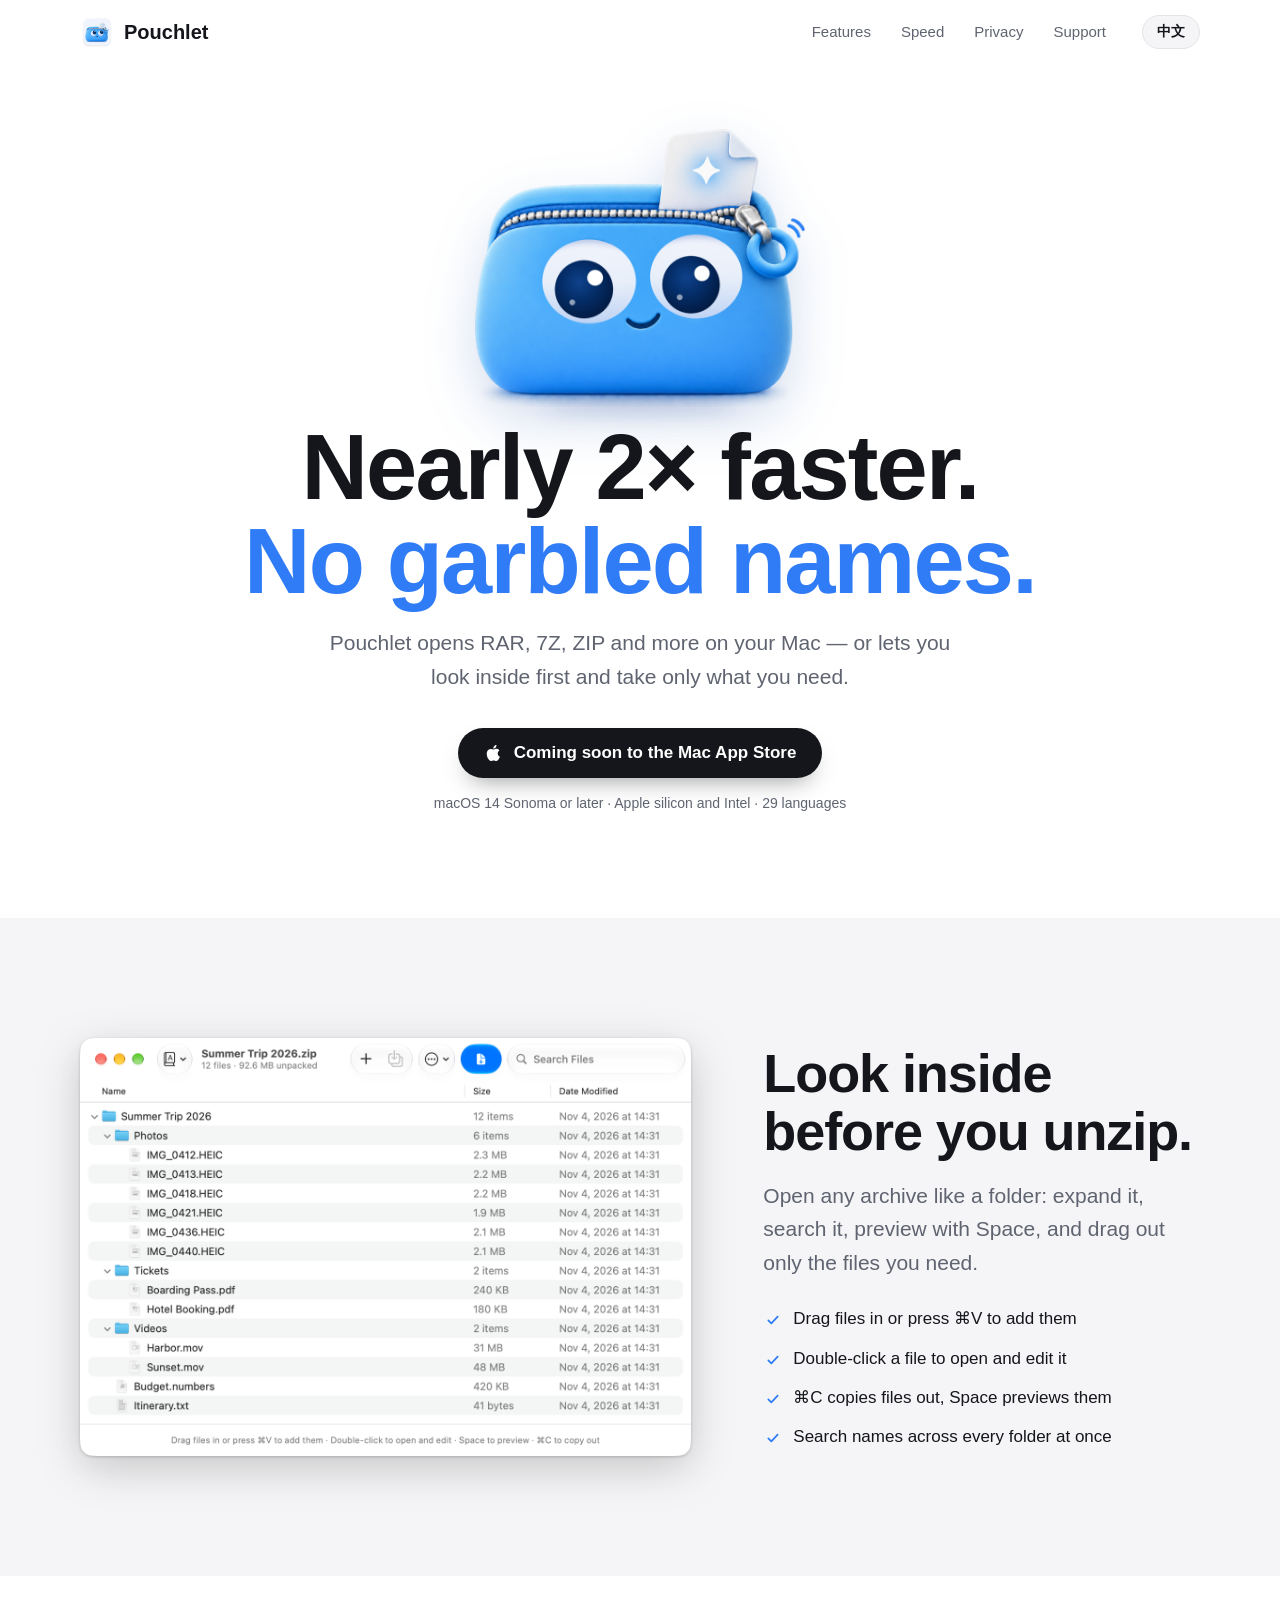
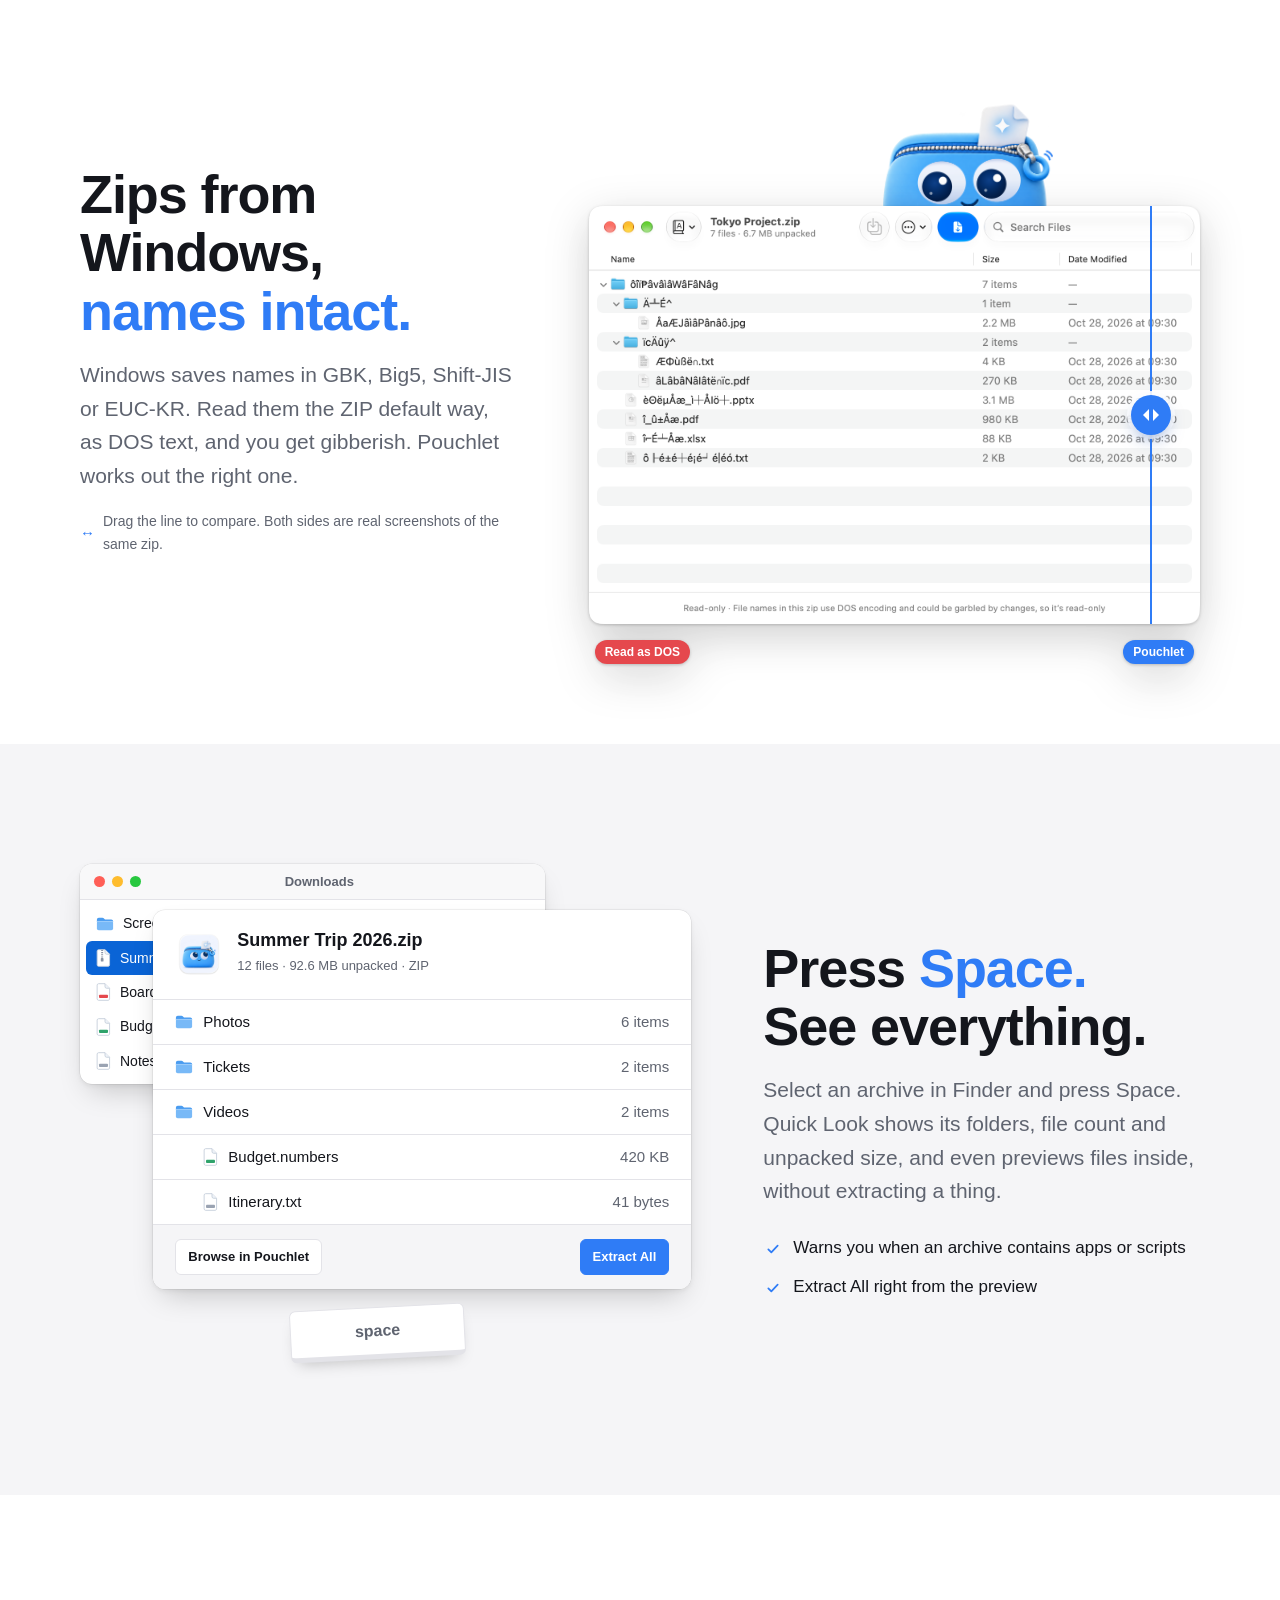
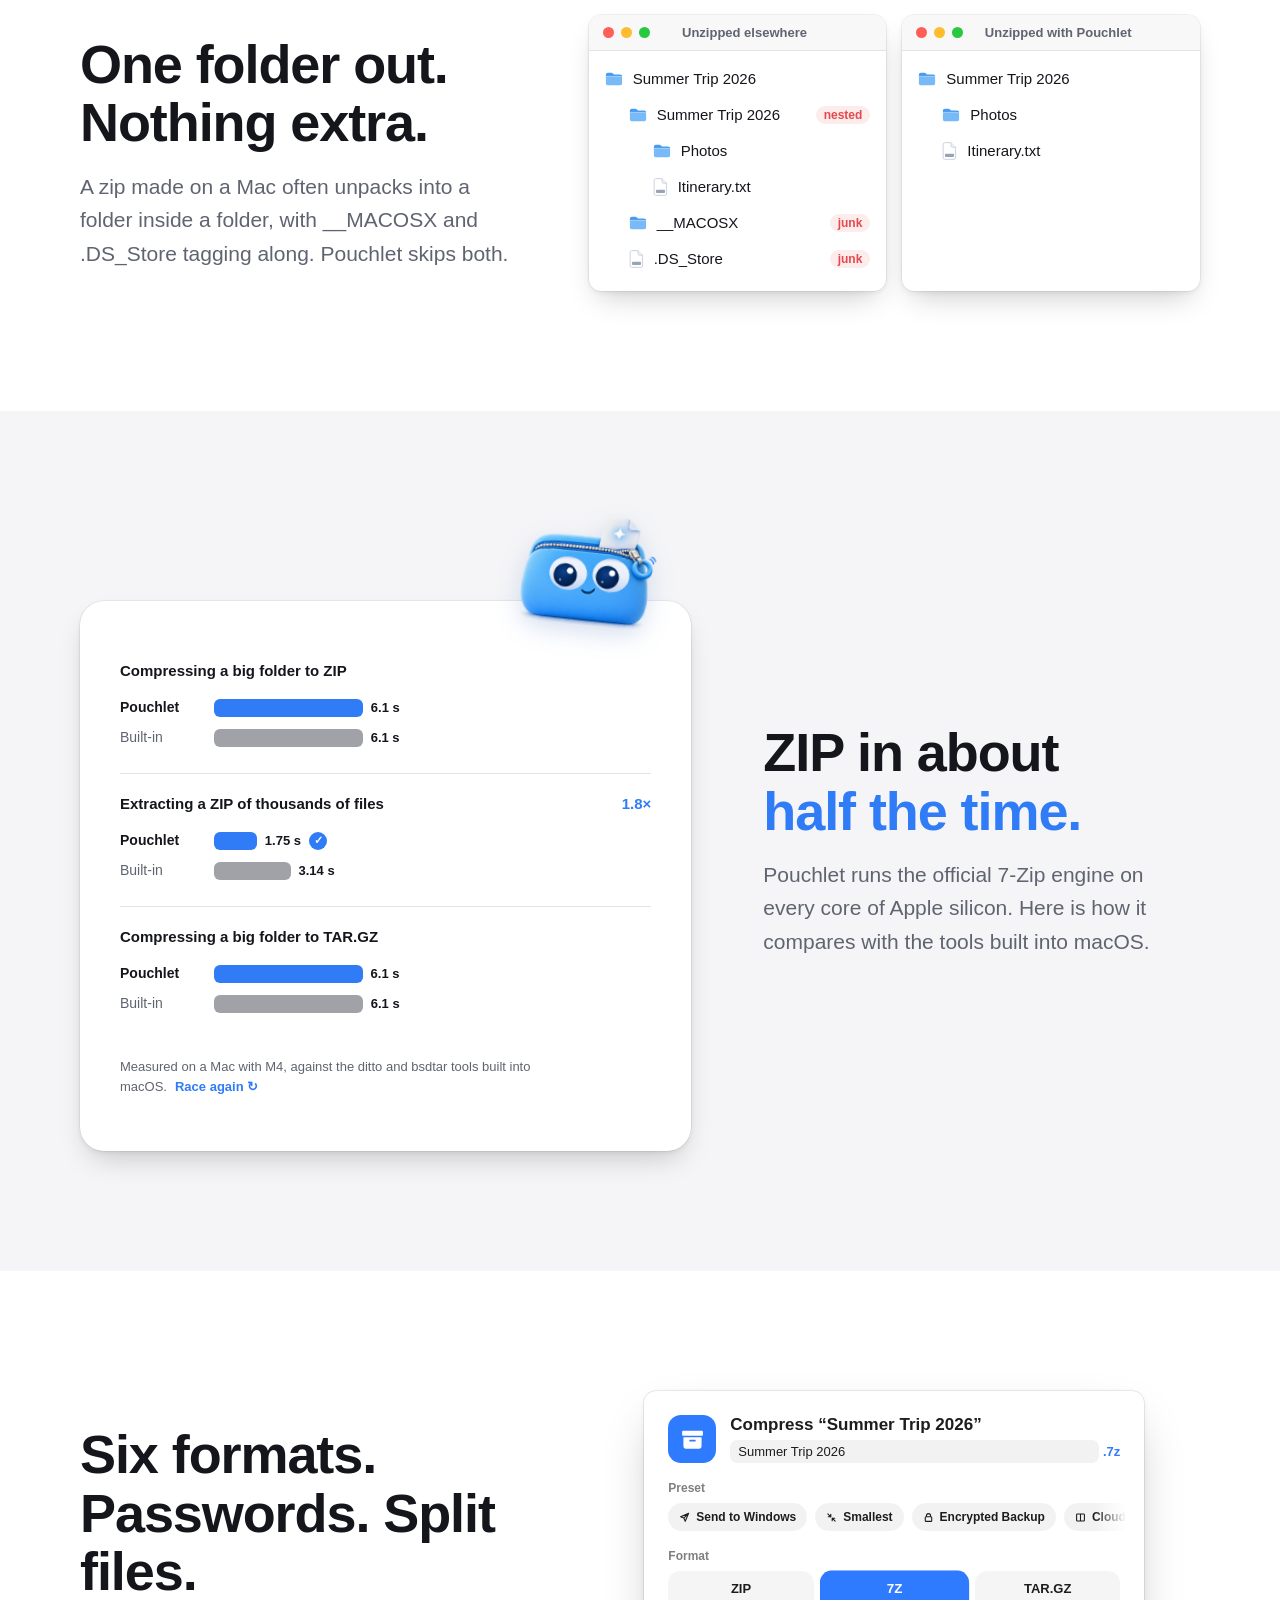
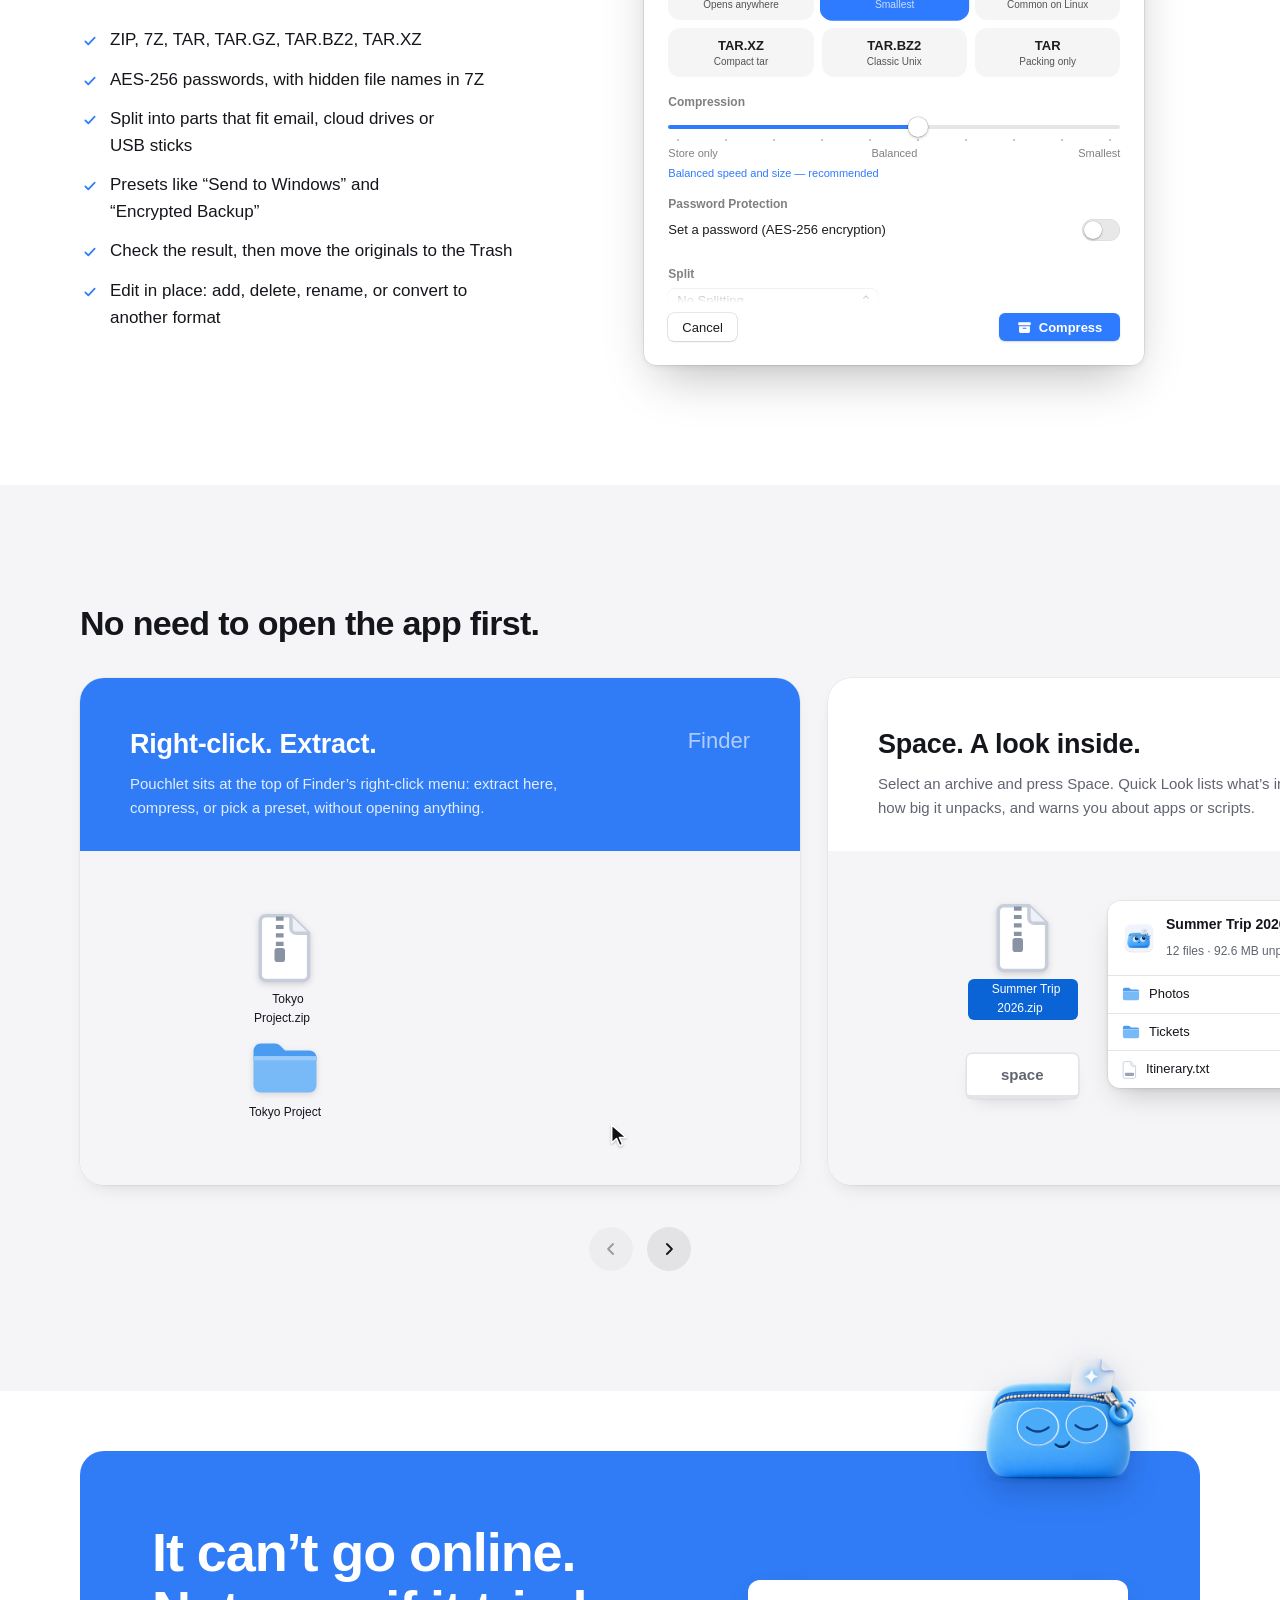
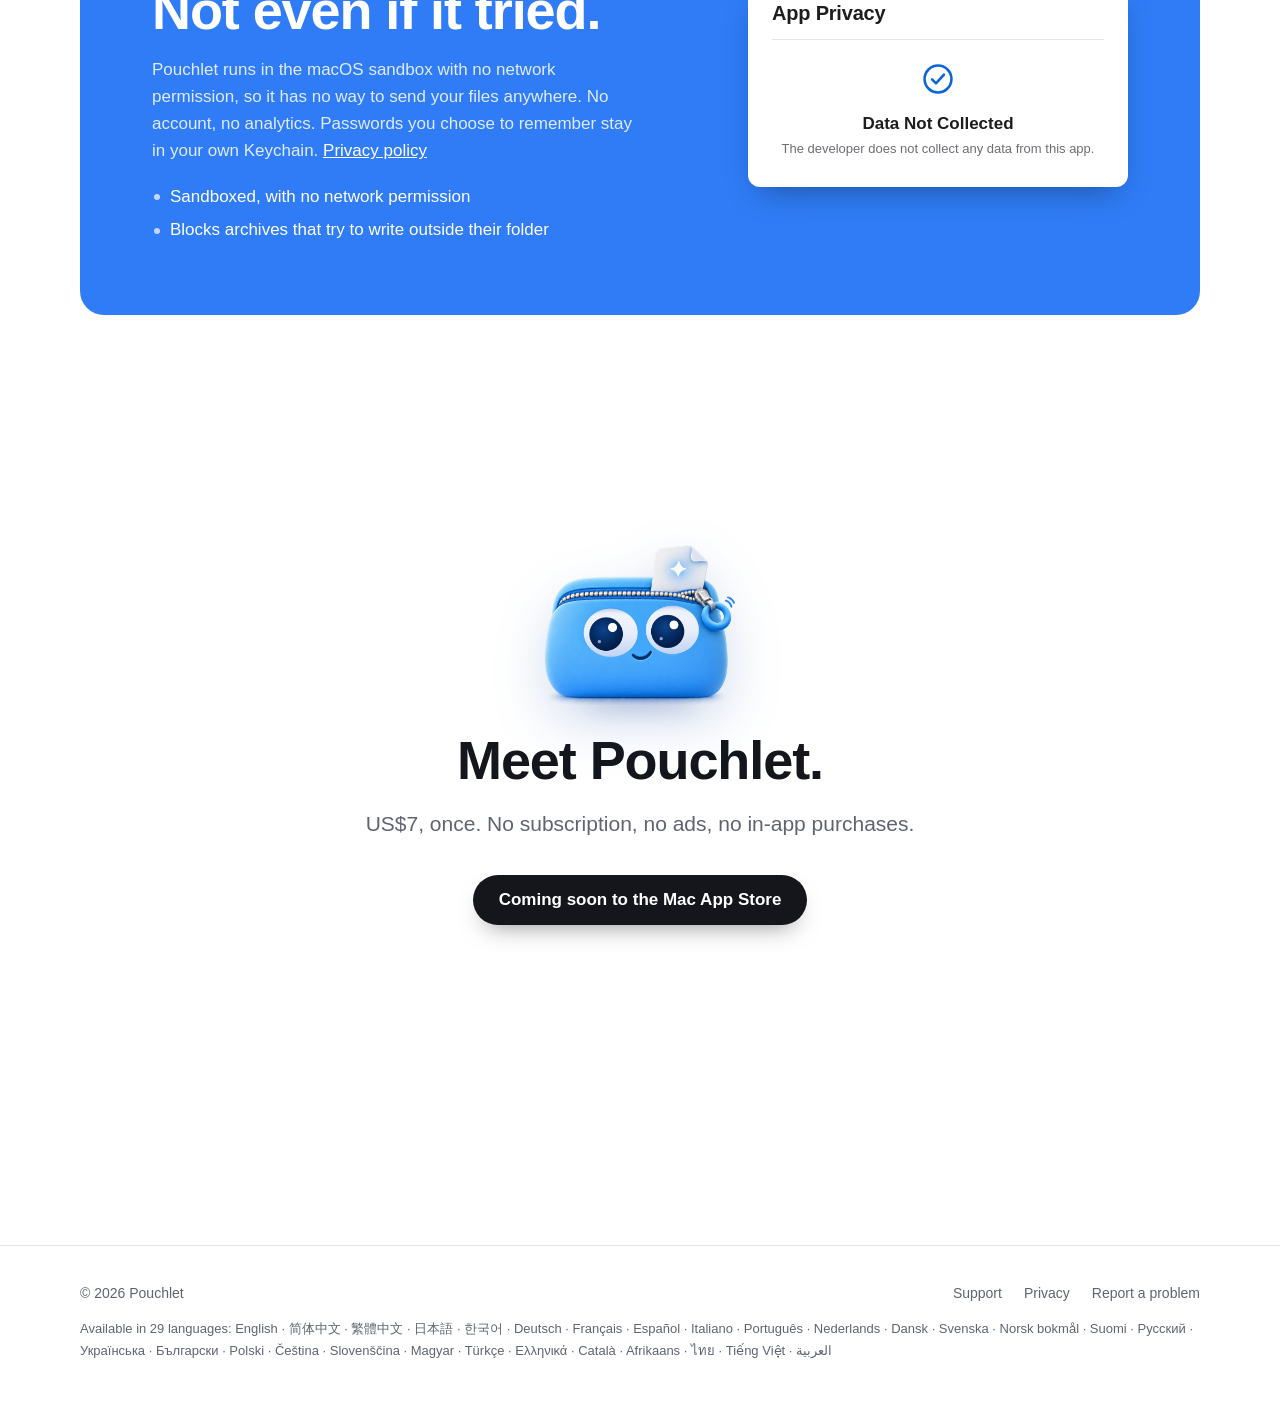
<file: index.html>
<!doctype html>
<html lang="en" data-lang="en">
<head>
<meta charset="utf-8">
<meta name="viewport" content="width=device-width, initial-scale=1">
<title>Pouchlet — Nearly 2× faster. No garbled names.</title>
<meta name="description" content="Pouchlet opens RAR, 7Z, ZIP and more on your Mac — or lets you look inside first. File names from Windows show up right, ZIPs take about half the time, and nothing leaves your Mac.">
<meta property="og:title" content="Pouchlet — Nearly 2× faster. No garbled names.">
<meta property="og:description" content="Open and make archives on your Mac. File names from Windows show up right.">
<meta property="og:image" content="https://6mmliu.github.io/pouchlet/assets/mascot.png">
<meta name="theme-color" content="#ffffff">
<link rel="icon" href="icon.png">
<link rel="preload" as="image" href="assets/mascot-body.png">
<script>document.documentElement.classList.add("js");</script>
<style>
:root {
  --blue: #2f7cf6;
  --blue-ink: #1b5fd6;
  --blue-soft: #e9f1fe;
  --bg: #ffffff;
  --tint: #f5f5f7;
  --card: #ffffff;
  --ink: #14161c;
  --muted: #5f6470;
  --line: #e3e3e8;
  --red: #e5484d;
  --red-soft: #fdecec;
  /* shadows like a macOS window: neutral, tight, with a hairline edge */
  --shadow: 0 0 0 .5px rgba(0, 0, 0, .1), 0 14px 30px -10px rgba(0, 0, 0, .22), 0 2px 5px rgba(0, 0, 0, .06);
  --lift: 0 0 0 .5px rgba(0, 0, 0, .08), 0 8px 20px -10px rgba(0, 0, 0, .18);
  --win-drop: drop-shadow(0 12px 22px rgba(0, 0, 0, .16)) drop-shadow(0 1px 1.5px rgba(0, 0, 0, .22));
  /* corners by level: small parts 6, macOS windows and panels 12, page-level containers 24; buttons are pills */
  --r1: 6px;
  --r2: 12px;
  --r3: 24px;
  --ease: cubic-bezier(.16, 1, .3, 1);
  --spring: cubic-bezier(.34, 1.56, .64, 1);
  --round: ui-rounded, "SF Pro Rounded", -apple-system, "PingFang SC", "Hiragino Sans GB", sans-serif;
  --text: -apple-system, BlinkMacSystemFont, "SF Pro Text", "PingFang SC", "Hiragino Sans GB", "Microsoft YaHei", sans-serif;
}
@media (prefers-color-scheme: dark) {
  :root:not([data-theme="light"]) {
    --bg: #111113; --tint: #1a1a1d; --card: #1f1f23; --ink: #eceef2; --muted: #a3a9b6;
    --line: #2e2e33; --blue: #5a9bff; --blue-ink: #8ab8ff; --blue-soft: #1d2a40; --red-soft: #3a1e22;
    --shadow: 0 0 0 .5px rgba(255, 255, 255, .08), 0 14px 30px -10px rgba(0, 0, 0, .7);
    --lift: 0 0 0 .5px rgba(255, 255, 255, .08), 0 8px 20px -10px rgba(0, 0, 0, .6);
  }
}
:root[data-theme="dark"] {
  --bg: #111113; --tint: #1a1a1d; --card: #1f1f23; --ink: #eceef2; --muted: #a3a9b6;
  --line: #2e2e33; --blue: #5a9bff; --blue-ink: #8ab8ff; --blue-soft: #1d2a40; --red-soft: #3a1e22;
  --shadow: 0 0 0 .5px rgba(255, 255, 255, .08), 0 14px 30px -10px rgba(0, 0, 0, .7);
  --lift: 0 0 0 .5px rgba(255, 255, 255, .08), 0 8px 20px -10px rgba(0, 0, 0, .6);
}
* { box-sizing: border-box; }
html { scroll-behavior: smooth; scroll-padding-top: 80px; }
body { margin: 0; background: var(--bg); color: var(--ink); font: 17px/1.6 var(--text); -webkit-font-smoothing: antialiased; text-rendering: optimizeLegibility; overflow-x: hidden; }
::selection { background: color-mix(in srgb, var(--blue) 24%, transparent); }
img { display: block; max-width: 100%; height: auto; }
a { color: var(--blue); text-decoration: none; }
a:hover { text-decoration: underline; text-underline-offset: 3px; }
:focus-visible { outline: 3px solid var(--blue); outline-offset: 3px; border-radius: var(--r1); }
p, li { text-wrap: pretty; }

/* language switch: everything is written twice, one copy is hidden */
html[data-lang="en"] [lang="zh-Hans"]:not(html) { display: none !important; }
html[data-lang="zh"] [lang="en"]:not(html) { display: none !important; }

.wrap { width: min(100% - 32px, 1120px); margin-inline: auto; }
.narrow { width: min(100% - 32px, 760px); margin-inline: auto; }
h1, h2, h3 { font-family: var(--round); letter-spacing: -0.02em; margin: 0; text-wrap: balance; }
h2 { font-size: clamp(32px, 4.6vw, 54px); line-height: 1.08; }
h2.big { font-size: clamp(38px, 6vw, 72px); line-height: 1.04; }
h3 { font-size: 22px; line-height: 1.25; }
.lead { font-size: clamp(18px, 2vw, 21px); color: var(--muted); margin: 18px 0 0; }
.center { text-align: center; }
.center .lead { margin-inline: auto; max-width: 640px; }
.hl { color: var(--blue); white-space: nowrap; }

/* ".rise" marks the demos the script starts when they scroll into view.
   ".enter" slides a section's text and picture in once, from the picture's side. */
.js .enter > * { opacity: 0; transform: translateY(28px); transition: opacity .7s ease-out, transform .9s cubic-bezier(.2, .7, .2, 1); }
.js .enter > :nth-child(2) { transition-delay: .1s; }
.js .enter > :nth-child(3) { transition-delay: .2s; }
.js .enter > :nth-child(4) { transition-delay: .3s; }
@media (min-width: 900px) {
  .js .enter.split > :not(.text) { transform: translateX(56px); }
  .js .enter.split.rev > :not(.text) { transform: translateX(-56px); }
}
.js .enter.seen > *, .js .enter.split.seen > :not(.text), .js .enter.split.rev.seen > :not(.text) { opacity: 1; transform: none; }

/* file icons */
.fi { width: 18px; height: 18px; flex: none; }
.fi.doc { width: 15px; }
.f-pdf { color: #e5484d; } .f-xls { color: #2fa36b; } .f-doc { color: #2f7cf6; } .f-ppt { color: #f0821d; } .f-txt { color: #9aa3b2; } .f-img { color: #a35ee8; } .f-num { color: #2fa36b; }

/* nav */
nav.top { position: sticky; top: 0; z-index: 10; background: color-mix(in srgb, var(--bg) 82%, transparent); backdrop-filter: saturate(1.6) blur(16px); -webkit-backdrop-filter: saturate(1.6) blur(16px); border-bottom: 1px solid transparent; transition: border-color .3s ease-out; }
nav.top.scrolled { border-bottom-color: color-mix(in srgb, var(--line) 80%, transparent); }
nav.top .wrap { display: flex; align-items: center; gap: 24px; height: 64px; }
.brand { display: flex; align-items: center; gap: 10px; font: 700 20px var(--round); color: var(--ink); }
.brand:hover { text-decoration: none; }
.brand img { width: 34px; height: 34px; transition: transform .5s var(--spring); }
.brand:hover img { transform: rotate(-10deg) scale(1.08); }
nav.top .links { display: flex; gap: 6px; margin-left: auto; font-size: 15px; }
nav.top .links a { color: var(--muted); padding: 6px 12px; border-radius: 999px; transition: color .2s ease-out, background .2s ease-out; }
nav.top .links a:hover { color: var(--ink); text-decoration: none; background: var(--tint); }
nav.top .links a.on { color: var(--blue); background: var(--blue-soft); }
.lang-btn { font: 600 14px var(--text); color: var(--ink); background: var(--tint); border: 1px solid var(--line); border-radius: 999px; padding: 7px 14px; cursor: pointer; transition: background .15s ease-out, transform .2s var(--spring); }
.lang-btn:hover { background: var(--blue-soft); }
.lang-btn:active { transform: scale(.95); }
.progress { position: absolute; left: 0; bottom: -1px; height: 2px; width: 100%; background: var(--blue); transform-origin: 0 50%; transform: scaleX(0); }

/* hero */
.hero { text-align: center; padding: 64px 0 90px; overflow: hidden; }
.hero h1 { font-size: clamp(44px, 7.4vw, 92px); line-height: 1.02; }
.hero h1 .ln { display: block; overflow: hidden; padding: 0 .06em .12em; margin-bottom: -.12em; }
.hero h1 .ln > span { display: inline-block; animation: lineUp 1.1s var(--ease) both; animation-delay: var(--d, 0ms); }
.hero h1 .hl { white-space: normal; }
@keyframes lineUp { from { transform: translateY(110%); } }
.hero .lead { max-width: 640px; margin-inline: auto; }
.cta { display: flex; gap: 12px; justify-content: center; flex-wrap: wrap; margin-top: 34px; }
.btn { display: inline-flex; align-items: center; gap: 10px; font: 600 17px var(--text); padding: 15px 26px; border-radius: 999px; border: 0; transition: transform .25s var(--spring), background .2s ease-out, box-shadow .3s var(--ease); }
.btn:hover { text-decoration: none; }
.btn.primary { background: var(--ink); color: var(--bg); box-shadow: 0 12px 24px -12px rgba(20, 22, 28, .5); }
.btn.primary svg { width: 20px; height: 20px; }
.btn.ghost { color: var(--blue); background: var(--blue-soft); }
.btn.ghost:hover { background: color-mix(in srgb, var(--blue-soft) 70%, var(--blue) 12%); transform: translateY(-2px); }
.btn.ghost:active { transform: scale(.97); }
.btn.ghost .arrow { transition: transform .3s var(--spring); }
.btn.ghost:hover .arrow { transform: translateY(3px); }
.meta { font-size: 14px; color: var(--muted); margin-top: 14px; }
/* format tiles: archive file icons, as in Finder, that drop into a pit and can be thrown around */
.pit { position: relative; max-width: 1040px; margin: 40px auto 0; padding: 0 16px; display: flex; flex-wrap: wrap; justify-content: center; align-items: flex-end; gap: 12px; }
.pit.live { position: absolute; inset: 0; max-width: none; margin: 0; padding: 0; display: block; z-index: 0; -webkit-mask-image: linear-gradient(to bottom, #000 0, #000 86%, transparent 100%); mask-image: linear-gradient(to bottom, #000 0, #000 86%, transparent 100%); }
.tile { position: relative; display: block; width: 56px; height: 71px; user-select: none; -webkit-user-select: none; filter: drop-shadow(0 3px 4px rgba(0, 0, 0, .16)) drop-shadow(0 0 .5px rgba(0, 0, 0, .3)); }
.tile svg { display: block; width: 100%; height: 100%; }
.tile:not(.drawn) { width: auto; height: auto; padding: 6px 12px; border: 1px solid var(--line); border-radius: 999px; font: 600 14px var(--text); filter: none; }
.pit.live .tile { position: absolute; left: 0; top: 0; cursor: grab; touch-action: none; will-change: transform; z-index: 3; }
.pit.live .tile.held { cursor: grabbing; }
.hero-band { background: linear-gradient(to bottom, transparent 0 55%, var(--tint) 55% 100%); }
.tilt-stage { perspective: 1800px; margin: 64px auto 0; width: min(100%, 1040px); }
.tilt { transform-origin: 50% 100%; will-change: transform; }
.hero-shot { width: 100%; filter: var(--win-drop); }

/* the mascot (used in several poses) */
.pouch-stage { width: min(330px, 72vw); margin: 0 auto 6px; }
.hero .pouch-stage { animation: pouchIn 1s var(--spring) both; }
@keyframes pouchIn { from { opacity: 0; transform: scale(.7) translateY(20px); } }
.pouch-float { animation: bob 3.4s ease-in-out infinite; filter: drop-shadow(0 22px 26px rgba(30, 80, 170, .2)); }
@keyframes bob { 50% { transform: translateY(-10px) rotate(-1.5deg); } }
.pouch { position: relative; aspect-ratio: 720 / 606; cursor: pointer; -webkit-tap-highlight-color: transparent; transform-origin: 50% 100%; }
.pouch > img, .pouch > svg, .pouch .art, .pouch .art > img, .pouch .art > svg { position: absolute; inset: 0; width: 100%; height: 100%; }
.pouch { transform-origin: 50% 100%; }
/* quick clicks count as double and triple clicks: never let them select or drag the artwork */
.pouch, .pouch * { -webkit-user-select: none; user-select: none; -webkit-user-drag: none; }
.pouch .art { transform-origin: 50% 100%; transition: transform .3s cubic-bezier(.34, 1.56, .64, 1); }
.pouch.tap:hover .art { transform: scale(1.03); }
.pouch .smile { transition: transform .35s cubic-bezier(.34, 1.56, .64, 1); }
.pouch.happy .smile { transform: translateY(-47px); }
.pouch .spark { transform-box: fill-box; transform-origin: center; opacity: 0; transform: scale(.2) rotate(-40deg); transition: opacity .2s ease-out, transform .35s cubic-bezier(.34, 1.56, .64, 1); filter: drop-shadow(0 0 6px rgba(47, 123, 255, .6)); }
.pouch.happy .spark { opacity: 1; transform: none; }
.pouch .pupil { transform-box: fill-box; transform-origin: center; }
.pouch .lid { transform: translateY(-220px); transition: transform .35s var(--ease); }
.pouch.squint .lid { transform: translateY(-112px); }
.pouch.sleep .lid { transform: translateY(0); }
.pouch .shut { opacity: 0; transition: opacity .2s ease-out; }
.pouch.sleep .shut { opacity: 1; transition-delay: .2s; }
.pouch.blink .lid { animation: blink .17s ease-in-out; }
@keyframes blink { 50% { transform: translateY(0); } }
.pouch.squish { animation: squish .6s var(--spring); }
@keyframes squish { 0% { transform: none; } 22% { transform: scale(1.08, .88); } 48% { transform: scale(.95, 1.06) translateY(-10px); } 100% { transform: none; } }
.pouch-shadow { width: 58%; height: 18px; margin: -10px auto 0; border-radius: 50%; background: rgba(20, 60, 140, .16); filter: blur(9px); animation: shadow 3.4s ease-in-out infinite; }
@keyframes shadow { 50% { transform: scaleX(.8); opacity: .55; } }

/* sections */
section.block { padding: 120px 0; }
section.tint { background: var(--tint); }
.split { display: grid; grid-template-columns: 1fr; gap: 48px; align-items: center; }
@media (min-width: 900px) { .split { grid-template-columns: 5fr 7fr; gap: 72px; } .split.rev { grid-template-columns: 7fr 5fr; } .split.rev .text { order: 2; } }
.shot { filter: var(--win-drop); }
ul.ticks { list-style: none; padding: 0; margin: 26px 0 0; display: grid; gap: 12px; }
ul.ticks li { padding-left: 30px; position: relative; color: var(--ink); }
ul.ticks li::before { content: ""; position: absolute; left: 2px; top: 7px; width: 16px; height: 16px; background: url("data:image/svg+xml,%3Csvg xmlns='http://www.w3.org/2000/svg' viewBox='0 0 24 24'%3E%3Cpath d='M5 12.5l4.5 4.5L19 7' fill='none' stroke='%232f7cf6' stroke-width='2.6' stroke-linecap='round' stroke-linejoin='round'/%3E%3C/svg%3E") center/16px no-repeat; }

/* 1. garbled names: before / after */
.ba { position: relative; z-index: 2; filter: var(--win-drop); user-select: none; -webkit-user-select: none; touch-action: pan-y; }
.ba img { width: 100%; pointer-events: none; }
.ba-bad { position: absolute; inset: 0; clip-path: inset(0 calc(100% - var(--pos, 22%)) 0 0); }
.ba-line { position: absolute; top: 0; bottom: 0; left: var(--pos, 22%); width: 2px; margin-left: -1px; background: var(--blue); pointer-events: none; z-index: 3; }
.ba-line span { position: absolute; top: 50%; left: 50%; width: 40px; height: 40px; margin: -20px 0 0 -20px; border-radius: 50%; background: var(--blue); box-shadow: 0 8px 18px -6px rgba(30, 80, 170, .55), 0 0 0 4px rgba(255, 255, 255, .9); transition: transform .3s var(--spring); }
.ba-line span::before, .ba-line span::after { content: ""; position: absolute; top: 50%; width: 0; height: 0; border: 6px solid transparent; margin-top: -6px; }
.ba-line span::before { left: 6px; border-right-color: #fff; }
.ba-line span::after { right: 6px; border-left-color: #fff; }
.ba:hover .ba-line span, .ba:active .ba-line span { transform: scale(1.12); }
.ba input { position: absolute; inset: 0; width: 100%; height: 100%; margin: 0; opacity: 0; cursor: ew-resize; z-index: 4; -webkit-appearance: none; appearance: none; }
.ba input:focus-visible ~ .ba-line span { outline: 3px solid var(--blue); outline-offset: 4px; }
.ba-tag { position: absolute; bottom: -40px; z-index: 3; font: 700 12px var(--round); padding: 5px 10px; border-radius: 999px; pointer-events: none; transition: opacity .25s ease-out; }
.ba-tag.bad { left: 6px; color: #fff; background: var(--red); }
.ba-tag.good { right: 6px; color: #fff; background: var(--blue); }
.shot.app { width: 100%; }
.ql-shot { width: 100%; border-radius: var(--r2); box-shadow: var(--shadow); }
.hint { font-size: 14px; color: var(--muted); margin: 18px 0 0; display: flex; align-items: center; gap: 8px; }
.hint::before { content: "↔"; font: 700 15px var(--round); color: var(--blue); }
.ba-wrap { position: relative; margin-top: 110px; }
.ba-wrap .peek { position: absolute; left: 62%; top: 0; width: 170px; transform: translate(-50%, -71%); z-index: 1; }
.ba-wrap .peek .pouch-float { animation: peekBob 3s ease-in-out infinite; filter: none; }
@keyframes peekBob { 50% { transform: translateY(-5px); } }


/* 2. quick look */
.ql { position: relative; max-width: 640px; width: 100%; margin: 0 auto 90px; aspect-ratio: 640 / 440; }
.finder { position: absolute; left: 0; top: 0; width: 76%; background: var(--card); border-radius: var(--r2); box-shadow: var(--shadow); overflow: hidden; }
.finder .fbar { display: flex; align-items: center; gap: 7px; padding: 10px 14px; background: color-mix(in srgb, var(--tint) 70%, var(--card)); border-bottom: 1px solid var(--line); }
.finder .fbar i { width: 11px; height: 11px; border-radius: 50%; background: #ff5f57; }
.finder .fbar i:nth-child(2) { background: #febc2e; } .finder .fbar i:nth-child(3) { background: #28c840; }
.finder .fbar b { flex: 1; text-align: center; font: 600 13px var(--text); color: var(--muted); margin-right: 40px; }
.finder .fbody { padding: 6px; }
.frow2 { display: flex; align-items: center; gap: 9px; padding: 6px 10px; border-radius: var(--r1); font-size: 14px; }
.frow2 .n { flex: 1; white-space: nowrap; overflow: hidden; text-overflow: ellipsis; }
.frow2 .z { color: var(--muted); font-size: 12px; font-variant-numeric: tabular-nums; }
.frow2.sel { background: #0a64d6; color: #fff; }
.frow2.sel .z { color: rgba(255, 255, 255, .8); }
.ql-pop { position: absolute; right: 0; top: 46px; width: 88%; z-index: 2; transform-origin: var(--ox, 20%) var(--oy, 20%); transition: transform .5s cubic-bezier(.2, .8, .2, 1), opacity .3s ease-out; }
.js .ql:not(.open) .ql-pop { transform: scale(.05); opacity: 0; pointer-events: none; transition: transform .4s cubic-bezier(.5, 0, .75, 0), opacity .3s ease-in .1s; }
.ql-hint { position: absolute; left: 0; right: 0; bottom: -108px; margin: 0; text-align: center; font-size: 13px; color: var(--muted); }
.ql-panel { background: var(--card); border-radius: var(--r2); box-shadow: var(--shadow); overflow: hidden; }
.ql-head { display: flex; align-items: center; gap: 14px; padding: 20px 22px; border-bottom: 1px solid var(--line); }
.ql-head img { width: 48px; }
.ql-head b { font: 700 18px var(--round); display: block; }
.ql-head small { color: var(--muted); font-size: 13px; }
.ql-row { display: flex; justify-content: space-between; align-items: center; padding: 10px 22px; font-size: 15px; border-bottom: 1px solid var(--line); }
.ql-row:hover { background: var(--tint); }
.ql-row:last-child { border-bottom: 0; }
.ql-row .nm { display: flex; align-items: center; gap: 10px; }
.ql-row .sz { color: var(--muted); font-variant-numeric: tabular-nums; }
.ql-row .ind { padding-left: 28px; }
.ql-foot { display: flex; justify-content: space-between; gap: 10px; padding: 14px 22px; background: var(--tint); }
.ql-foot span { font-size: 13px; font-weight: 600; padding: 7px 12px; border-radius: var(--r1); background: var(--card); border: 1px solid var(--line); }
.ql-foot span:last-child { background: var(--blue); color: #fff; border-color: var(--blue); }
.key { position: absolute; left: 50%; margin-left: -96px; bottom: -74px; z-index: 3; font: 600 16px var(--text); color: var(--muted); background: var(--card); border: 1px solid var(--line); border-bottom-width: 5px; border-radius: var(--r1); padding: 14px 64px; box-shadow: 0 8px 16px -8px rgba(0, 0, 0, .25); transform: rotate(-3deg); cursor: pointer; user-select: none; transition: transform .12s ease-out, border-bottom-width .12s ease-out, box-shadow .12s ease-out; }
.key:hover, .key.down { transform: rotate(-3deg) translateY(3px); border-bottom-width: 2px; box-shadow: 0 4px 8px -6px rgba(0, 0, 0, .3); }

/* 3. no junk: two trees */
.trees { display: grid; gap: 16px; grid-template-columns: 1fr; text-align: left; }
@media (min-width: 640px) { .trees { grid-template-columns: 1fr 1fr; align-items: stretch; } }
.tree { background: var(--card); border-radius: var(--r2); box-shadow: var(--shadow); overflow: hidden; }
.tree .fbar { display: flex; align-items: center; gap: 7px; padding: 10px 14px; background: color-mix(in srgb, var(--tint) 70%, var(--card)); border-bottom: 1px solid var(--line); }
.tree .fbar i { width: 11px; height: 11px; border-radius: 50%; background: #ff5f57; }
.tree .fbar i:nth-child(2) { background: #febc2e; } .tree .fbar i:nth-child(3) { background: #28c840; }
.tree .fbar b { flex: 1; text-align: center; font: 600 13px var(--text); color: var(--muted); margin-right: 40px; }
.tree .fbody { padding: 10px 16px 14px; }
.tline { display: flex; align-items: center; gap: 10px; padding: 6px 0; font-size: 15px; position: relative; }
.tline.d1 { padding-left: 24px; } .tline.d2 { padding-left: 48px; }
.tline em { font-style: normal; font: 700 12px var(--round); color: var(--red); background: var(--red-soft); padding: 2px 8px; border-radius: 999px; margin-left: auto; }

/* 4. speed: a race on one shared clock */
.race { position: relative; margin-top: 70px; background: var(--card); border-radius: var(--r3); padding: clamp(24px, 4vw, 40px); box-shadow: var(--shadow); }
.race .sitter { position: absolute; right: 36px; top: 0; width: 132px; transform: translateY(-78%) rotate(6deg); }
.race .sitter .pouch-float { filter: drop-shadow(0 10px 12px rgba(30, 80, 170, .18)); }
.rrow { padding: 18px 0 20px; border-bottom: 1px solid var(--line); }
.rrow:first-of-type { padding-top: 0; }
.rrow:last-of-type { border-bottom: 0; }
.rhead { display: flex; align-items: baseline; justify-content: space-between; gap: 12px; font-size: 15px; font-weight: 600; margin-bottom: 10px; }
.gain { font: 700 15px var(--round); color: var(--blue); font-variant-numeric: tabular-nums; transition: opacity .4s ease-out; }
.js .rrow:not(.done) .gain { opacity: 0; }
.lane { display: grid; grid-template-columns: 82px 1fr; align-items: center; gap: 12px; height: 30px; font-size: 14px; color: var(--muted); }
.lane.us { color: var(--ink); font-weight: 600; }
.run { display: flex; align-items: center; gap: 8px; min-width: 0; }
.run i { display: block; height: 18px; width: var(--w); border-radius: var(--r1); background: #a1a1a8; flex: none; }
.lane.us .run i { background: var(--blue); }
.run .t { font: 600 13px var(--text); color: var(--ink); font-variant-numeric: tabular-nums; white-space: nowrap; }
.run .ok { width: 18px; height: 18px; border-radius: 50%; background: var(--blue); color: #fff; display: grid; place-items: center; font: 700 11px/1 var(--text); transition: opacity .2s ease-out, transform .35s var(--spring); }
.js .lane:not(.fin) .ok { opacity: 0; transform: scale(.4); }
.note { font-size: 13px; color: var(--muted); margin-top: 18px; }
.replay { font: 600 13px var(--text); color: var(--blue); background: none; border: 0; padding: 0; margin-left: 8px; cursor: pointer; }
.replay:hover { text-decoration: underline; text-underline-offset: 3px; }

/* 5. the compress sheet, rebuilt from the app's own sizes so it can be clicked */
.cstage { position: relative; width: 100%; max-width: 500px; margin-inline: auto; }
.split > * { min-width: 0; }
.cs-chips, .cs-grid, .csheet { min-width: 0; }
.csheet { --sa: #2f7bff; --sink: #1d1d1f; --ssec: rgba(0, 0, 0, .5); --sfill: rgba(0, 0, 0, .05); --sfill2: rgba(0, 0, 0, .09); --sbg: #fff; --sline: rgba(0, 0, 0, .1);
  --rnd: ui-rounded, "SF Pro Rounded", -apple-system, "PingFang SC", sans-serif; --sys: -apple-system, BlinkMacSystemFont, "SF Pro Text", "PingFang SC", sans-serif;
  background: var(--sbg); color: var(--sink); border-radius: var(--r2); box-shadow: 0 0 0 .5px rgba(0, 0, 0, .14), 0 22px 48px -14px rgba(0, 0, 0, .28), 0 2px 6px rgba(0, 0, 0, .06);
  padding: 24px; display: flex; flex-direction: column; gap: 18px; text-align: left; font: 13px/1.3 var(--sys); -webkit-font-smoothing: antialiased;
  transition: opacity .28s ease-out, transform .38s cubic-bezier(.2, .8, .2, 1); }
.cstage.closed .csheet { opacity: 0; transform: translateY(14px) scale(.97); pointer-events: none; }
:where(.csheet button) { font: inherit; color: inherit; background: none; border: 0; padding: 0; cursor: default; }
.cs-head { display: flex; align-items: center; gap: 14px; }
.cs-icon { flex: none; width: 48px; height: 48px; border-radius: 13px; background: var(--sa); color: #fff; display: grid; place-items: center; }
.cs-icon svg { width: 25px; height: 25px; }
.cs-title { flex: 1; min-width: 0; display: grid; gap: 4px; }
.cs-title b { font: 700 17px/1.2 var(--rnd); white-space: nowrap; overflow: hidden; text-overflow: ellipsis; }
.cs-name { display: flex; align-items: center; gap: 4px; }
.cs-input { flex: 1; min-width: 0; font: 500 13px var(--rnd); color: var(--sink); padding: 4px 8px; border: 0; border-radius: 7px; background: var(--sfill); outline: none; }
.cs-input:focus { box-shadow: 0 0 0 3px color-mix(in srgb, var(--sa) 35%, transparent); }
.cs-ext { font: 600 13px var(--rnd); color: var(--sa); display: inline-block; transition: transform .25s ease-out, opacity .25s ease-out; }
.cs-ext.flip { transform: translateY(-6px); opacity: 0; }
.cs-scroll { max-height: 430px; overflow-y: auto; overflow-x: hidden; display: flex; flex-direction: column; gap: 18px; padding: 8px 10px; margin: -8px -10px; scrollbar-width: none;
  --ft: 0px; --fb: 0px; -webkit-mask-image: linear-gradient(to bottom, transparent 0, #000 var(--ft), #000 calc(100% - var(--fb)), transparent 100%); mask-image: linear-gradient(to bottom, transparent 0, #000 var(--ft), #000 calc(100% - var(--fb)), transparent 100%); }
.cs-scroll::-webkit-scrollbar { display: none; }
.cs-scroll.more-up { --ft: 22px; }
.cs-scroll.more-down { --fb: 28px; }
.cs-sec { display: flex; flex-direction: column; gap: 8px; transition: opacity .25s ease-out; }
.cs-sec h4 { margin: 0; font: 700 12px var(--rnd); color: var(--ssec); }
.cs-sec.off { display: none; }
.cs-chips { display: flex; gap: 8px; overflow-x: auto; padding: 4px 6px; margin: -4px -6px; scrollbar-width: none;
  --fl: 0px; --fr: 0px; -webkit-mask-image: linear-gradient(to right, transparent 0, #000 var(--fl), #000 calc(100% - var(--fr)), transparent 100%); mask-image: linear-gradient(to right, transparent 0, #000 var(--fl), #000 calc(100% - var(--fr)), transparent 100%); }
.cs-chips.more-left { --fl: 24px; }
.cs-chips.more-right { --fr: 32px; }
.cs-chips::-webkit-scrollbar { display: none; }
.pchip { flex: none; display: inline-flex; align-items: center; gap: 6px; padding: 7px 11px; border-radius: 999px; background: var(--sfill); font: 600 12px var(--rnd) !important; white-space: nowrap; transition: background .2s ease-out, color .2s ease-out, transform .35s cubic-bezier(.34, 1.56, .64, 1); }
.pchip i { display: grid; width: 11px; height: 11px; }
.pchip svg { width: 11px; height: 11px; }
.pchip:hover { background: var(--sfill2); }
.pchip.on { background: var(--sa); color: #fff !important; transform: scale(1.03); }
.pchip.save { background: none; color: var(--sa) !important; padding: 6px 10px; border: 1px dashed color-mix(in srgb, var(--sa) 40%, transparent); }
.cs-pop { display: grid; gap: 10px; padding: 16px; border-radius: var(--r2); background: var(--sbg); box-shadow: 0 0 0 .5px rgba(0, 0, 0, .14), 0 10px 26px -8px rgba(0, 0, 0, .3); }
.cs-pop[hidden] { display: none; }
.cs-pop b { font: 700 13px var(--rnd); }
.cs-pop-row { display: flex; justify-content: flex-end; }
.cs-grid { display: grid; grid-template-columns: repeat(3, 1fr); gap: 8px; }
.fchip { display: grid; gap: 3px; justify-items: center; padding: 10px 4px !important; border-radius: 12px; background: rgba(0, 0, 0, .04) !important; transition: background .2s ease-out, color .2s ease-out, transform .35s cubic-bezier(.34, 1.56, .64, 1); }
.fchip:hover { background: rgba(0, 0, 0, .08) !important; transform: scale(1.01); }
.fchip b { font: 800 13px var(--rnd); }
.fchip small { font: 500 10px var(--rnd); opacity: .75; }
.fchip.on { background: var(--sa) !important; color: #fff !important; transform: scale(1.03); }
.cs-slider { -webkit-appearance: none; appearance: none; width: 100%; height: 20px; margin: 0; background: transparent; }
.cs-slider::-webkit-slider-runnable-track { height: 4px; border-radius: 2px; background: linear-gradient(to right, var(--sa) 0 var(--fill, 55%), rgba(0, 0, 0, .1) var(--fill, 55%)); }
.cs-slider::-moz-range-track { height: 4px; border-radius: 2px; background: rgba(0, 0, 0, .1); }
.cs-slider::-moz-range-progress { height: 4px; border-radius: 2px; background: var(--sa); }
.cs-slider::-webkit-slider-thumb { -webkit-appearance: none; width: 20px; height: 20px; margin-top: -8px; border-radius: 50%; background: #fff; box-shadow: 0 0 0 .5px rgba(0, 0, 0, .2), 0 1px 3px rgba(0, 0, 0, .25); }
.cs-slider::-moz-range-thumb { width: 20px; height: 20px; border: 0; border-radius: 50%; background: #fff; box-shadow: 0 0 0 .5px rgba(0, 0, 0, .2), 0 1px 3px rgba(0, 0, 0, .25); }
.cs-ticks { display: flex; justify-content: space-between; padding: 0 9px; margin-top: -6px; }
.cs-ticks i { width: 2px; height: 2px; border-radius: 1px; background: rgba(0, 0, 0, .3); }
.cs-scale { display: grid; grid-template-columns: 1fr 1fr 1fr; font: 500 11px var(--rnd); color: var(--ssec); margin-top: -2px; }
.cs-scale span:nth-child(odd) { text-align: left; }
.cs-scale span:nth-child(3), .cs-scale span:nth-child(4) { text-align: center; }
.cs-scale span:nth-child(5), .cs-scale span:nth-child(6) { text-align: right; }
.cs-hint { font: 400 11px var(--rnd); color: var(--sa); }
.cs-toggle { display: flex; align-items: center; justify-content: space-between; gap: 12px; }
.cs-switch { position: relative; flex: none; width: 38px; height: 22px; border-radius: 999px; background: rgba(0, 0, 0, .09) !important; box-shadow: inset 0 0 0 .5px rgba(0, 0, 0, .08); transition: background .2s ease-out; cursor: pointer !important; }
.cs-switch i { position: absolute; left: 2px; top: 2px; width: 18px; height: 18px; border-radius: 50%; background: #fff; box-shadow: 0 0 0 .5px rgba(0, 0, 0, .15), 0 1px 2px rgba(0, 0, 0, .25); transition: transform .25s cubic-bezier(.34, 1.4, .64, 1); }
.cs-switch[aria-checked="true"] { background: var(--sa) !important; }
.cs-switch[aria-checked="true"] i { transform: translateX(16px); }
.cs-pwbody { display: grid; gap: 8px; overflow: hidden; max-height: 0; opacity: 0; transition: max-height .35s ease-out, opacity .25s ease-out; }
.cs-pw.open .cs-pwbody { max-height: 160px; opacity: 1; }
.cs-pwrow { display: flex; align-items: center; gap: 8px; }
.cs-field { flex: 1; min-width: 0; height: 22px; padding: 0 7px; font: 13px var(--sys); color: var(--sink); background: var(--sbg); border: 0; border-radius: var(--r1); box-shadow: 0 0 0 .5px rgba(0, 0, 0, .25), inset 0 1px 1px rgba(0, 0, 0, .05); outline: none; }
.cs-field:focus { box-shadow: 0 0 0 3px color-mix(in srgb, var(--sa) 35%, transparent), 0 0 0 .5px var(--sa); }
.cs-eye { width: 20px; height: 20px; color: var(--ssec) !important; cursor: pointer !important; }
.cs-eye svg { width: 18px; height: 18px; }
.cs-eye.on { color: var(--sa) !important; }
.cs-check { display: flex; align-items: center; gap: 7px; font: 13px var(--sys); cursor: default; }
.cs-check.sm { font: 12px var(--rnd); }
.cs-check input { position: absolute; opacity: 0; pointer-events: none; }
.cs-check i { flex: none; width: 14px; height: 14px; border-radius: 3.5px; background: var(--sbg); box-shadow: 0 0 0 .5px rgba(0, 0, 0, .3), inset 0 1px 1px rgba(0, 0, 0, .05); display: grid; place-items: center; transition: background .12s ease-out; }
.cs-check input:checked + i { background: var(--sa); box-shadow: none; }
.cs-check input:checked + i::after { content: ""; width: 7px; height: 4px; margin-top: -2px; border: solid #fff; border-width: 0 0 1.8px 1.8px; transform: rotate(-45deg); }
.cs-check input:focus-visible + i { outline: 3px solid color-mix(in srgb, var(--sa) 45%, transparent); }
.cs-note { margin: 0; font: 400 11px var(--rnd); color: var(--ssec); }
.cs-splitrow { display: flex; align-items: center; gap: 8px; }
.cs-popup { -webkit-appearance: none; appearance: none; width: 210px; max-width: 100%; height: 22px; padding: 0 26px 0 9px; font: 13px var(--sys); color: var(--sink); border: 0; border-radius: var(--r1); box-shadow: 0 0 0 .5px rgba(0, 0, 0, .2), 0 1px 1.5px rgba(0, 0, 0, .1);
  background: var(--sbg) url("data:image/svg+xml,%3Csvg xmlns='http://www.w3.org/2000/svg' viewBox='0 0 10 14'%3E%3Cpath d='M2 5l3-3 3 3M2 9l3 3 3-3' fill='none' stroke='%23333' stroke-width='1.4' stroke-linecap='round' stroke-linejoin='round'/%3E%3C/svg%3E") right 8px center/8px 12px no-repeat; }
.cs-custom { display: none; align-items: center; gap: 6px; color: var(--ssec); }
.cs-custom .cs-field { width: 70px; flex: none; }
.cs-custom.on { display: inline-flex; }
.cs-foot { display: flex; justify-content: space-between; align-items: center; }
.cs-btn { display: inline-flex !important; align-items: center; gap: 7px; height: 28px; padding: 0 14px !important; border-radius: var(--r1); font: 500 13px var(--sys) !important; background: var(--sbg) !important; box-shadow: 0 0 0 .5px rgba(0, 0, 0, .18), 0 1px 2px rgba(0, 0, 0, .1); cursor: pointer !important; transition: filter .12s ease-out, opacity .2s ease-out; }
.cs-btn:active { filter: brightness(.92); }
.cs-btn.prim { background: var(--sa) !important; color: #fff !important; font: 600 13px var(--rnd) !important; padding: 0 18px !important; box-shadow: 0 1px 2px rgba(0, 0, 0, .15); }
.cs-btn.prim svg { width: 15px; height: 15px; }
.cs-btn:disabled { opacity: .4; cursor: default !important; }
.cs-done { position: absolute; inset: 0; display: grid; place-content: center; justify-items: center; gap: 16px; pointer-events: none; opacity: 0; transition: opacity .3s ease-out; }
.cstage.closed .cs-done { opacity: 1; pointer-events: auto; }
.cs-ring svg { width: 46px; height: 46px; transform: rotate(-90deg); }
.cs-ring circle { fill: none; stroke: var(--line); stroke-width: 3.5; }
.cs-ring circle.run { stroke: #2f7bff; stroke-linecap: round; stroke-dasharray: 100.5; stroke-dashoffset: 100.5; }
.cs-ring.go circle.run { stroke-dashoffset: 0; transition: stroke-dashoffset .9s cubic-bezier(.4, 0, .3, 1); }
.cs-ring.gone { display: none; }
.cs-file { display: none; justify-items: center; gap: 6px; font-size: 13px; animation: popIn .45s cubic-bezier(.34, 1.56, .64, 1); }
.cs-file.on { display: grid; }
.cs-file svg { width: 64px; height: 80px; filter: drop-shadow(0 2px 3px rgba(0, 0, 0, .15)); }
.cs-file span { background: #0a64d6; color: #fff; border-radius: var(--r1); padding: 1px 7px; }
.cs-file small { color: var(--muted); font-size: 12px; }
@keyframes popIn { from { transform: scale(.5); opacity: 0; } }
.cs-again { font: 600 13px var(--text); color: var(--blue); background: none; border: 0; cursor: pointer; padding: 6px 10px; border-radius: 999px; }
.cs-again:hover { background: var(--blue-soft); }
@media (prefers-color-scheme: dark) { :root:not([data-theme="light"]) .csheet { --sink: #f5f5f7; --ssec: rgba(255, 255, 255, .55); --sfill: rgba(255, 255, 255, .08); --sfill2: rgba(255, 255, 255, .13); --sbg: #2b2b2f; } }
/* 6. integrations: a plain row, no boxes */
.ways-title { font-size: clamp(26px, 3vw, 34px); }
.rail { display: flex; gap: 28px; overflow-x: auto; scroll-snap-type: x mandatory; scroll-behavior: smooth; padding: 36px max(16px, calc((100% - 1120px) / 2)) 24px; scroll-padding-inline: max(16px, calc((100% - 1120px) / 2)); scrollbar-width: none; overscroll-behavior-x: contain; }
.rail::-webkit-scrollbar { display: none; }
.wcard { flex: none; width: min(720px, 86vw); scroll-snap-align: start; background: var(--card); border-radius: var(--r3); box-shadow: var(--lift); overflow: hidden; display: flex; flex-direction: column; }
.wtop { display: flex; justify-content: space-between; gap: 24px; padding: clamp(26px, 4vw, 50px) clamp(24px, 4vw, 50px) 30px; }
.wtop h3 { font: 700 clamp(22px, 2.4vw, 27px)/1.25 var(--text); letter-spacing: -0.01em; }
.wtop p { color: var(--muted); font-size: 15px; line-height: 1.65; margin: 10px 0 0; max-width: 470px; }
.wtag { flex: none; font: 400 clamp(17px, 1.8vw, 22px) var(--text); color: #b8b8be; }
.wvis { flex: 1; min-height: 330px; background: var(--tint); display: flex; align-items: center; justify-content: center; gap: 28px; padding: 32px; flex-wrap: wrap; }
/* the card you're on wears the theme color on top */
.wtop, .wtop h3, .wtop p, .wtag { transition: background-color .4s ease-out, color .4s ease-out; }
.wcard.active .wtop { background: var(--blue); }
.wcard.active .wtop h3 { color: #fff; }
.wcard.active .wtop p { color: rgba(255, 255, 255, .86); }
.wcard.active .wtag { color: rgba(255, 255, 255, .62); }
/* each card's picture is a small stage that plays out a real use */
.stage { position: relative; width: 460px; height: 270px; flex: none; text-align: left; }
.fi-item { position: absolute; display: grid; justify-items: center; gap: 6px; font-size: 12px; width: 110px; text-align: center; transition: opacity .3s ease-out, transform .45s cubic-bezier(.34, 1.56, .64, 1); }
.fi-item span { border-radius: var(--r1); padding: 1px 6px; transition: background .15s ease-out, color .15s ease-out; }
.fi-item.sel span { background: #0a64d6; color: #fff; }
.zipico { width: 56px; height: 70px; filter: drop-shadow(0 2px 3px rgba(0, 0, 0, .15)); }
.dirico { width: 70px; height: 56px; margin-top: 7px; filter: drop-shadow(0 2px 3px rgba(0, 0, 0, .12)); }
.cur { position: absolute; left: 0; top: 0; width: 18px; height: 25px; z-index: 5; transition: transform .7s cubic-bezier(.45, 0, .2, 1); filter: drop-shadow(0 1px 1px rgba(0, 0, 0, .25)); }
.st-finder .zipf { left: 20px; top: 30px; }
.st-finder .outf { left: 20px; top: 150px; }
.st-finder .outf:not(.on) { opacity: 0; transform: scale(.4); }
.st-finder .cmenu { position: absolute; left: 150px; top: 40px; transform-origin: 0 0; transition: opacity .12s ease-out, transform .18s ease-out; }
.st-finder .cmenu:not(.on) { opacity: 0; transform: scale(.92); pointer-events: none; }
.cmenu { background: color-mix(in srgb, var(--card) 94%, transparent); border-radius: var(--r2); box-shadow: var(--shadow); padding: 5px; font: 13px var(--text); min-width: 210px; text-align: left; }
.cmenu.big { font-size: 14px; min-width: 250px; }
.cmenu div { padding: 4px 11px; border-radius: var(--r1); white-space: nowrap; color: var(--ink); }
.cmenu div.dim { color: var(--muted); }
.cmenu hr { border: 0; border-top: 1px solid var(--line); margin: 4px 8px; }
.cmenu .sub { display: flex; justify-content: space-between; gap: 20px; }
.cmenu div.go.hl { background: var(--blue); color: #fff; }
.cmenu div.go.flash { background: color-mix(in srgb, var(--blue) 70%, #fff); }
.st-ql .zipf { left: 10px; top: 20px; }
.st-ql .bigkey { position: absolute; left: 8px; top: 170px; padding: 12px 34px; transition: transform .1s ease-out, border-bottom-width .1s ease-out; }
.st-ql .bigkey.down { transform: translateY(3px); border-bottom-width: 1px; }
.st-ql .qlmini { position: absolute; left: 150px; top: 18px; width: 300px; transform-origin: -80px 40px; transition: transform .45s cubic-bezier(.2, .8, .2, 1), opacity .3s ease-out; }
.st-ql .qlmini:not(.on) { opacity: 0; transform: scale(.06); }
.st-sc .flow { position: absolute; left: 0; right: 0; top: 74px; }
.action { position: relative; overflow: hidden; transition: box-shadow .2s ease-out; }
.action .bar { position: absolute; left: 0; bottom: 0; height: 3px; width: 100%; background: var(--blue); transform: scaleX(0); transform-origin: 0 50%; }
.action.run .bar { transform: scaleX(1); transition: transform .55s linear; }
.action.ok { box-shadow: 0 0 0 1.5px color-mix(in srgb, var(--blue) 55%, transparent), var(--lift); }
.banner { position: absolute; right: 0; top: 0; z-index: 3; display: flex; gap: 10px; align-items: center; width: 250px; padding: 10px 12px; border-radius: var(--r2); background: color-mix(in srgb, var(--card) 92%, transparent); box-shadow: var(--shadow); font-size: 13px; transition: transform .45s cubic-bezier(.2, .8, .2, 1), opacity .3s ease-out; }
.banner img { width: 30px; }
.banner b { display: block; font-size: 13px; }
.banner span { color: var(--muted); font-size: 12px; }
.banner:not(.on) { opacity: 0; transform: translateX(40px); }
.st-as .code { position: absolute; left: 0; top: 0; width: 460px; }
.code .ln { display: block; }
.st-as .code .ln { clip-path: inset(0 100% 0 0); }
.st-as .code .ln.on { clip-path: inset(0 0 0 0); transition: clip-path .5s steps(26, end); }
.st-as .results { position: absolute; left: 0; right: 0; bottom: 0; display: grid; grid-template-columns: auto 1fr auto 1fr auto 1fr; align-items: center; gap: 4px 8px; font-size: 12px; }
.st-as .results .dirico { width: 34px; height: 27px; margin: 0; }
.st-as .results > * { transition: opacity .3s ease-out, transform .4s cubic-bezier(.34, 1.56, .64, 1); }
.st-as .results:not(.on) > * { opacity: 0; transform: translateY(8px); }
.qlmini { width: min(330px, 100%); background: var(--card); border-radius: var(--r2); box-shadow: var(--shadow); overflow: hidden; text-align: left; }
.qlm-head { display: flex; gap: 10px; align-items: center; padding: 12px 14px; border-bottom: 1px solid var(--line); }
.qlm-head img { width: 34px; }
.qlm-head b { display: block; font-size: 14px; }
.qlm-head small { color: var(--muted); font-size: 12px; }
.qlm-row { display: flex; align-items: center; gap: 9px; padding: 8px 14px; font-size: 13px; border-bottom: 1px solid var(--line); }
.qlm-row:last-child { border-bottom: 0; }
.qlm-row em { margin-left: auto; font-style: normal; color: var(--muted); font-size: 12px; }
.bigkey { font: 600 15px var(--text); color: var(--muted); background: var(--card); border: 1px solid var(--line); border-bottom-width: 4px; border-radius: var(--r1); padding: 14px 54px; box-shadow: var(--lift); }
.flow { display: grid; justify-items: center; }
.flow .link { width: 2px; height: 18px; background: var(--line); }
.action { display: flex; align-items: center; gap: 8px; flex-wrap: wrap; background: var(--card); border-radius: var(--r2); box-shadow: var(--lift); padding: 11px 14px; font: 600 14px var(--text); max-width: 100%; }
.action img { width: 22px; height: 22px; }
.action .aic { width: 22px; height: 22px; border-radius: var(--r1); display: grid; place-items: center; font-size: 12px; color: #fff; }
.action .aic.gray { background: #8e8e93; } .action .aic.red { background: #ff3b30; font-size: 9px; }
.action .tok { font-weight: 500; color: var(--blue); background: var(--blue-soft); border-radius: var(--r1); padding: 2px 7px; }
.code { font: 13px/1.6 ui-monospace, "SF Mono", Menlo, monospace; background: var(--card); border-radius: var(--r2); box-shadow: var(--lift); padding: 12px 16px; white-space: pre; color: var(--ink); overflow: hidden; max-width: 100%; text-align: left; }
.code.big { font-size: 12.5px; padding: 18px 20px; overflow-x: auto; }
.code .k { color: #ad3da4; } .code .s { color: #c41a16; }
.rail-nav { display: flex; justify-content: center; gap: 14px; margin-top: 18px; }
.rail-nav button { width: 44px; height: 44px; border-radius: 50%; border: 0; background: color-mix(in srgb, var(--ink) 8%, var(--tint)); display: grid; place-items: center; cursor: pointer; transition: background .2s ease-out, opacity .2s ease-out; }
.rail-nav button:hover { background: color-mix(in srgb, var(--ink) 14%, var(--tint)); }
.rail-nav button:disabled { opacity: .4; cursor: default; }
.rail-nav svg { width: 20px; height: 20px; fill: none; stroke: var(--ink); stroke-width: 2.2; stroke-linecap: round; stroke-linejoin: round; }

/* 7. privacy */
.privacy { position: relative; background: var(--blue); color: #fff; border-radius: var(--r3); padding: clamp(36px, 6vw, 72px); display: grid; gap: 36px; }
@media (min-width: 860px) { .privacy { grid-template-columns: 1.1fr 1fr; align-items: center; } }
.privacy h2 { color: #fff; }
.privacy p { color: rgba(255, 255, 255, .85); margin: 16px 0 0; }
.privacy ul.plain { list-style: none; margin: 18px 0 0; padding: 0; display: grid; gap: 6px; }
.privacy ul.plain li { position: relative; padding-left: 18px; color: #fff; }
.privacy ul.plain li::before { content: ""; position: absolute; left: 2px; top: .7em; width: 6px; height: 6px; border-radius: 50%; background: rgba(255, 255, 255, .7); }
.aslabel { background: #fff; color: #1d1d1f; border-radius: var(--r2); padding: 22px 24px 24px; box-shadow: 0 14px 30px -12px rgba(0, 0, 0, .35); max-width: 380px; justify-self: end; width: 100%; }
.aslabel .as-head { display: flex; justify-content: space-between; align-items: baseline; font: 700 20px var(--text); letter-spacing: -0.01em; }
.aslabel .as-head a { font: 400 14px var(--text); color: #0a66d8; }
.aslabel .as-box { margin-top: 14px; border-top: 1px solid #e5e5ea; padding: 22px 8px 4px; text-align: center; }
.aslabel .as-box svg { width: 34px; height: 34px; color: #0a66d8; }
.aslabel .as-box b { display: block; font: 600 17px var(--text); margin-top: 10px; }
.aslabel .as-box p { color: #6e6e73; font-size: 13px; line-height: 1.45; margin: 6px 0 0; }
.privacy .napper { position: absolute; right: clamp(24px, 5vw, 64px); top: 0; width: 150px; transform: translateY(-74%); }
.privacy .napper .pouch-float { animation: breathe 4.2s ease-in-out infinite; filter: drop-shadow(0 12px 14px rgba(10, 40, 100, .25)); }
@keyframes breathe { 50% { transform: scale(1.025, .975); } }
.zz { position: absolute; right: -6px; top: 6px; font: 800 18px var(--round); color: var(--blue); pointer-events: none; }
.zz i { position: absolute; font-style: normal; opacity: 0; animation: zz 3.6s ease-out infinite; }
.zz i:nth-child(2) { animation-delay: 1.2s; font-size: 14px; }
.zz i:nth-child(3) { animation-delay: 2.4s; font-size: 11px; }
@keyframes zz { 0% { opacity: 0; transform: translate(0, 0); } 20% { opacity: 1; } 100% { opacity: 0; transform: translate(18px, -40px); } }
.napper.awake .zz { display: none; }

/* final cta + footer */
.final { position: relative; overflow: hidden; text-align: center; padding: 110px 0 100px; }
.final.has-pit { padding-bottom: 320px; }
/* the text sits above the falling archives; only its controls catch the pointer */
.final .wrap { position: relative; z-index: 2; pointer-events: none; }
.final .wrap .pouch, .final .wrap a, .final .wrap button { pointer-events: auto; }
.final .pouch-stage { width: 190px; margin-bottom: 18px; }
footer { border-top: 1px solid var(--line); padding: 36px 0 48px; font-size: 14px; color: var(--muted); }
footer .wrap { display: flex; flex-wrap: wrap; gap: 14px 28px; align-items: center; }
footer .links { display: flex; gap: 22px; margin-left: auto; }
footer a { color: var(--muted); }
footer .langs-line { flex-basis: 100%; font-size: 13px; line-height: 1.7; margin: 0; }

@media (prefers-reduced-motion: reduce) {
  *, *::before, *::after { animation: none !important; transition: none !important; }
  html { scroll-behavior: auto; }
}
@media (max-width: 640px) {
  nav.top .links { display: none; }
  .lang-btn { margin-left: auto; }
  .wvis { min-height: 250px; padding: 22px 16px; gap: 16px; }
  .stage { transform: scale(.68); margin: -44px -74px; }
  .tile { width: 42px; height: 53px; }
  .final.has-pit { padding-bottom: 190px; }
  section.block { padding: 84px 0; }
  .hero { padding-top: 36px; }
  .tilt-stage { margin-top: 48px; }
  .ba-wrap { margin-top: 100px; }
  .ba-wrap .peek { width: 140px; }

  .key { margin-left: -70px; bottom: -64px; padding: 12px 44px; }
  .ql { aspect-ratio: auto; height: 400px; }
  .ql-pop { top: 64px; width: 94%; }
  .ql-head { padding: 12px 16px; } .ql-row { padding: 7px 16px; font-size: 14px; }
  .lane { grid-template-columns: 70px 1fr; }
  .race .sitter { width: 100px; right: 16px; }
  .privacy .napper { width: 110px; }
  footer .links { margin-left: 0; }
}
</style>
</head>
<body>

<svg width="0" height="0" style="position:absolute" aria-hidden="true">
  <symbol id="i-folder" viewBox="0 0 20 16"><path d="M1 3.2C1 2 1.9 1 3.1 1h4.1c.5 0 1 .2 1.4.6L10 3h7c1.1 0 2 .9 2 2v1H1z" fill="#4a9cf0"/><rect x="1" y="4.6" width="18" height="10.4" rx="2" fill="#78b9f7"/><rect x="1" y="4.6" width="18" height="1.2" fill="#9acbfa"/></symbol>
  <symbol id="i-doc" viewBox="0 0 16 20"><path d="M2.5 .75h7.2l5.05 5.05V17.7c0 .85-.7 1.55-1.55 1.55H2.5c-.85 0-1.55-.7-1.55-1.55V2.3c0-.85.7-1.55 1.55-1.55z" fill="#fff" stroke="#c6cedb" stroke-width="1"/><path d="M9.7.75v3.5c0 .85.7 1.55 1.55 1.55h3.5" fill="#eef2f8" stroke="#c6cedb" stroke-width="1"/><rect x="3" y="13" width="10" height="3.6" rx="1" fill="currentColor"/></symbol>
  <symbol id="i-zip" viewBox="0 0 16 20"><path d="M2.5 .75h7.2l5.05 5.05V17.7c0 .85-.7 1.55-1.55 1.55H2.5c-.85 0-1.55-.7-1.55-1.55V2.3c0-.85.7-1.55 1.55-1.55z" fill="#fff" stroke="#c6cedb" stroke-width="1"/><path d="M9.7.75v3.5c0 .85.7 1.55 1.55 1.55h3.5" fill="#eef2f8" stroke="#c6cedb" stroke-width="1"/><path d="M6.5 1v9" stroke="#8a93a3" stroke-width="2.2" stroke-dasharray="1.2 1.2"/><rect x="5" y="10" width="3" height="4" rx=".8" fill="#8a93a3"/></symbol>
</svg>

<nav class="top" id="nav">
  <div class="wrap">
    <a class="brand" href="#"><img src="icon.png" alt="">Pouchlet</a>
    <div class="links">
      <a href="#names"><span lang="en">Features</span><span lang="zh-Hans">功能</span></a>
      <a href="#speed"><span lang="en">Speed</span><span lang="zh-Hans">速度</span></a>
      <a href="#privacy"><span lang="en">Privacy</span><span lang="zh-Hans">隐私</span></a>
      <a href="support/"><span lang="en">Support</span><span lang="zh-Hans">支持</span></a>
    </div>
    <button class="lang-btn" id="langBtn" type="button" aria-label="Switch language"><span lang="en">中文</span><span lang="zh-Hans">English</span></button>
  </div>
  <div class="progress" id="progress"></div>
</nav>

<header class="hero">
  <div class="wrap">
    <div class="pouch-stage">
      <div class="pouch-float">
        <div class="pouch" data-pouch><img src="assets/mascot.png" alt="Pouchlet, a small blue pouch with a zipper and big eyes" width="720" height="606"></div>
      </div>
      <div class="pouch-shadow"></div>
    </div>
    <h1><span lang="en"><span class="ln"><span style="--d:150ms">Nearly 2× faster.</span></span><span class="ln"><span class="hl" style="--d:260ms">No garbled names.</span></span></span><span lang="zh-Hans"><span class="ln"><span style="--d:150ms">压缩快近一倍，</span></span><span class="ln"><span class="hl" style="--d:260ms">解压不乱码。</span></span></span></h1>
    <p class="lead">
      <span lang="en">Pouchlet opens RAR, 7Z, ZIP and more on your Mac — or lets you look inside first and take only what you need.</span>
      <span lang="zh-Hans">Pouchlet 帮你打开 RAR、7Z、ZIP 等各种压缩包，也可以先看看里面有什么，只拿你需要的。</span>
    </p>
    <div class="cta">
      <span class="btn primary" aria-disabled="true">
        <svg viewBox="0 0 24 24" fill="currentColor" aria-hidden="true"><path d="M16.4 12.6c0-2.4 2-3.6 2.1-3.7-1.1-1.7-2.9-1.9-3.5-1.9-1.5-.2-2.9.9-3.7.9-.8 0-1.9-.9-3.2-.8-1.6 0-3.1 1-4 2.4-1.7 3-.4 7.4 1.2 9.8.8 1.2 1.8 2.5 3 2.4 1.2 0 1.7-.8 3.2-.8s1.9.8 3.2.8c1.3 0 2.2-1.2 3-2.4.9-1.4 1.3-2.7 1.3-2.8 0 0-2.6-1-2.6-3.9zM14 5.5c.7-.8 1.1-1.9 1-3-1 0-2.1.7-2.8 1.5-.6.7-1.2 1.8-1 2.9 1 .1 2.1-.6 2.8-1.4z"/></svg>
        <span lang="en">Coming soon to the Mac App Store</span><span lang="zh-Hans">即将登陆 Mac App Store</span>
      </span>
    </div>
    <p class="meta"><span lang="en">macOS 14 Sonoma or later · Apple silicon and Intel · 29 languages</span><span lang="zh-Hans">macOS 14 及更新版本 · Apple 芯片与 Intel · 29 种语言</span></p>
  </div>
</header>

<!-- 1. browsing an archive: image left, text right -->
<section class="block tint" id="browse">
  <div class="wrap split rev enter">
    <div class="text rise">
      <h2><span lang="en">Look inside<br>before you unzip.</span><span lang="zh-Hans">先看看里面，<br>再决定解不解。</span></h2>
      <p class="lead"><span lang="en">Open any archive like a folder: expand it, search it, preview with Space, and drag out only the files you need.</span><span lang="zh-Hans">像打开文件夹一样打开压缩包：展开、搜索、按空格预览，只把需要的文件拖出来。</span></p>
      <ul class="ticks">
        <li><span lang="en">Drag files in or press ⌘V to add them</span><span lang="zh-Hans">拖文件进来或按 ⌘V，直接加进压缩包</span></li>
        <li><span lang="en">Double-click a file to open and edit it</span><span lang="zh-Hans">双击文件就能打开编辑</span></li>
        <li><span lang="en">⌘C copies files out, Space previews them</span><span lang="zh-Hans">⌘C 拷贝出来，空格预览</span></li>
        <li><span lang="en">Search names across every folder at once</span><span lang="zh-Hans">搜索文件名，所有文件夹一起找</span></li>
      </ul>
    </div>
    <div class="rise">
      <img class="shot app" lang="en" src="assets/en-browser.png" alt="Pouchlet showing the folders and files inside Summer Trip 2026.zip" width="1300" height="889" loading="lazy">
      <img class="shot app" lang="zh-Hans" src="assets/zh-Hans-browser.png" alt="Pouchlet 显示 2026 夏日旅行.zip 里的文件夹和文件" width="1300" height="889" loading="lazy">
    </div>
  </div>
</section>

<!-- 2. names: text left, drag-to-compare real screenshots right -->
<section class="block" id="names">
  <div class="wrap split enter">
    <div class="text rise">
      <h2><span lang="en">Zips from Windows,<br><span class="hl">names intact.</span></span><span lang="zh-Hans">Windows 同事发来的压缩包，<br><span class="hl">名字一个不乱。</span></span></h2>
      <p class="lead"><span lang="en">Windows saves names in GBK, Big5, Shift-JIS or EUC-KR. Read them the ZIP default way, as DOS text, and you get gibberish. Pouchlet works out the right one.</span><span lang="zh-Hans">Windows 用 GBK、Big5、Shift-JIS 或 EUC-KR 保存文件名。按 ZIP 默认的 DOS 编码去读，就是一堆乱码；Pouchlet 会自动认出正确的那一种。</span></p>
      <p class="hint"><span lang="en">Drag the line to compare. Both sides are real screenshots of the same zip.</span><span lang="zh-Hans">左右拖动中间的线对比。两边都是同一个压缩包的真实截图。</span></p>
    </div>
    <div class="ba-wrap rise" id="ba-wrap">
      <div class="peek" aria-hidden="true">
        <div class="pouch-float"><div class="pouch" data-pouch data-look="names"><img src="assets/mascot.png" alt="" width="720" height="606"></div></div>
      </div>
      <div class="ba" id="win">
        <img class="good" lang="en" src="assets/en-names-good.png" alt="Pouchlet showing Japanese file names in Tokyo Project.zip correctly" width="1520" height="1040" loading="lazy">
        <img class="good" lang="zh-Hans" src="assets/zh-Hans-names-good.png" alt="Pouchlet 正确显示 项目资料.zip 里的中文文件名" width="1520" height="1040" loading="lazy">
        <div class="ba-bad" aria-hidden="true">
          <img lang="en" src="assets/en-names-bad.png" alt="" width="1520" height="1040" loading="lazy">
          <img lang="zh-Hans" src="assets/zh-Hans-names-bad.png" alt="" width="1520" height="1040" loading="lazy">
        </div>
        <span class="ba-tag bad"><span lang="en">Read as DOS</span><span lang="zh-Hans">按 DOS 编码读</span></span>
        <span class="ba-tag good">Pouchlet</span>
        <input type="range" id="baRange" min="0" max="100" step="0.1" value="22" aria-label="Compare garbled and correct names">
        <div class="ba-line" aria-hidden="true"><span></span></div>
      </div>
    </div>
  </div>
</section>

<!-- 3. quick look: image left, text right -->
<section class="block tint">
  <div class="wrap split rev enter">
    <div class="text rise">
      <h2><span lang="en">Press <span class="hl">Space.</span><br>See everything.</span><span lang="zh-Hans">空格一按，<br><span class="hl">全都看见。</span></span></h2>
      <p class="lead"><span lang="en">Select an archive in Finder and press Space. Quick Look shows its folders, file count and unpacked size, and even previews files inside, without extracting a thing.</span><span lang="zh-Hans">在“访达”里选中压缩包按空格，“快速查看”就会列出文件夹、文件数量和解压后的大小，连里面的文件都能预览，什么都不用解压。</span></p>
      <ul class="ticks">
        <li><span lang="en">Warns you when an archive contains apps or scripts</span><span lang="zh-Hans">压缩包里有应用或脚本时会提醒你</span></li>
        <li><span lang="en">Extract All right from the preview</span><span lang="zh-Hans">在预览里就能全部解压</span></li>
      </ul>
    </div>
    <div class="ql rise" id="ql">
      <div class="finder" aria-hidden="true">
        <div class="fbar"><i></i><i></i><i></i><b><span lang="en">Downloads</span><span lang="zh-Hans">下载</span></b></div>
        <div class="fbody">
          <div class="frow2"><svg class="fi"><use href="#i-folder"/></svg><span class="n"><span lang="en">Screenshots</span><span lang="zh-Hans">截屏</span></span><span class="z">—</span></div>
          <div class="frow2 sel" id="qlFile"><svg class="fi doc"><use href="#i-zip"/></svg><span class="n"><span lang="en">Summer Trip 2026.zip</span><span lang="zh-Hans">2026 夏日旅行.zip</span></span><span class="z">92.7 MB</span></div>
          <div class="frow2"><svg class="fi doc f-pdf"><use href="#i-doc"/></svg><span class="n"><span lang="en">Boarding Pass.pdf</span><span lang="zh-Hans">登机牌.pdf</span></span><span class="z">240 KB</span></div>
          <div class="frow2"><svg class="fi doc f-xls"><use href="#i-doc"/></svg><span class="n"><span lang="en">Budget.xlsx</span><span lang="zh-Hans">预算.xlsx</span></span><span class="z">96 KB</span></div>
          <div class="frow2"><svg class="fi doc f-txt"><use href="#i-doc"/></svg><span class="n"><span lang="en">Notes.txt</span><span lang="zh-Hans">备忘.txt</span></span><span class="z">2 KB</span></div>
        </div>
      </div>
      <div class="ql-pop" id="qlPop">
        <img class="ql-shot" lang="zh-Hans" src="assets/zh-Hans-quicklook-panel.png" alt="“快速查看”预览 2026 夏日旅行.zip：文件夹、文件数量，以及行程.txt 的内容" width="1284" height="828" loading="lazy">
        <div class="ql-panel" lang="en" aria-hidden="true">
          <div class="ql-head"><img src="icon.png" alt=""><div><b>Summer Trip 2026.zip</b><small>12 files · 92.6 MB unpacked · ZIP</small></div></div>
          <div class="ql-row"><span class="nm"><svg class="fi"><use href="#i-folder"/></svg>Photos</span><span class="sz">6 items</span></div>
          <div class="ql-row"><span class="nm"><svg class="fi"><use href="#i-folder"/></svg>Tickets</span><span class="sz">2 items</span></div>
          <div class="ql-row"><span class="nm"><svg class="fi"><use href="#i-folder"/></svg>Videos</span><span class="sz">2 items</span></div>
          <div class="ql-row"><span class="nm ind"><svg class="fi doc f-num"><use href="#i-doc"/></svg>Budget.numbers</span><span class="sz">420 KB</span></div>
          <div class="ql-row"><span class="nm ind"><svg class="fi doc f-txt"><use href="#i-doc"/></svg>Itinerary.txt</span><span class="sz">41 bytes</span></div>
          <div class="ql-foot"><span>Browse in Pouchlet</span><span>Extract All</span></div>
        </div>
      </div>
      <button class="key" id="key" type="button" aria-label="Press space to open Quick Look">space</button>
    </div>
  </div>
</section>

<!-- 4. no nesting, no junk: text left, trees right -->
<section class="block">
  <div class="wrap split enter">
    <div class="text rise">
      <h2><span lang="en">One folder out.<br>Nothing extra.</span><span lang="zh-Hans">解出来就一层，<br>不多一个文件。</span></h2>
      <p class="lead"><span lang="en">A zip made on a Mac often unpacks into a folder inside a folder, with __MACOSX and .DS_Store tagging along. Pouchlet skips both.</span><span lang="zh-Hans">Mac 上做的压缩包，解压后常常是文件夹套文件夹，还带着 __MACOSX 和 .DS_Store。Pouchlet 两样都帮你省掉。</span></p>
    </div>
    <div class="trees rise" id="trees" aria-hidden="true">
      <div class="tree">
        <div class="fbar"><i></i><i></i><i></i><b><span lang="en">Unzipped elsewhere</span><span lang="zh-Hans">别的工具解出来</span></b></div><div class="fbody">
        <div class="tline"><svg class="fi"><use href="#i-folder"/></svg><span lang="en">Summer Trip 2026</span><span lang="zh-Hans">2026 夏日旅行</span></div>
        <div class="tline d1 junk" style="--i:0"><svg class="fi"><use href="#i-folder"/></svg><span lang="en">Summer Trip 2026</span><span lang="zh-Hans">2026 夏日旅行</span><em lang="en">nested</em><em lang="zh-Hans">套娃</em></div>
        <div class="tline d2"><svg class="fi"><use href="#i-folder"/></svg><span lang="en">Photos</span><span lang="zh-Hans">照片</span></div>
        <div class="tline d2"><svg class="fi doc f-txt"><use href="#i-doc"/></svg><span lang="en">Itinerary.txt</span><span lang="zh-Hans">行程.txt</span></div>
        <div class="tline d1 junk" style="--i:1"><svg class="fi"><use href="#i-folder"/></svg><span>__MACOSX</span><em lang="en">junk</em><em lang="zh-Hans">垃圾</em></div>
        <div class="tline d1 junk" style="--i:2"><svg class="fi doc f-txt"><use href="#i-doc"/></svg><span>.DS_Store</span><em lang="en">junk</em><em lang="zh-Hans">垃圾</em></div>
      </div></div>
      <div class="tree">
        <div class="fbar"><i></i><i></i><i></i><b><span lang="en">Unzipped with Pouchlet</span><span lang="zh-Hans">用 Pouchlet 解出来</span></b></div><div class="fbody">
        <div class="tline"><svg class="fi"><use href="#i-folder"/></svg><span lang="en">Summer Trip 2026</span><span lang="zh-Hans">2026 夏日旅行</span></div>
        <div class="tline d1"><svg class="fi"><use href="#i-folder"/></svg><span lang="en">Photos</span><span lang="zh-Hans">照片</span></div>
        <div class="tline d1"><svg class="fi doc f-txt"><use href="#i-doc"/></svg><span lang="en">Itinerary.txt</span><span lang="zh-Hans">行程.txt</span></div>
      </div></div>
    </div>
  </div>
</section>

<!-- 5. speed: race left, text right -->
<section class="block tint" id="speed">
  <div class="wrap split rev enter">
    <div class="text rise">
      <h2><span lang="en">ZIP in about <span class="hl">half the time.</span></span><span lang="zh-Hans">ZIP 压缩，<span class="hl">用时少了近一半。</span></span></h2>
      <p class="lead"><span lang="en">Pouchlet runs the official 7-Zip engine on every core of Apple silicon. Here is how it compares with the tools built into macOS.</span><span lang="zh-Hans">Pouchlet 用官方 7-Zip 引擎，跑满 Apple 芯片的每一个核心。这是它和 macOS 自带工具的实测对比。</span></p>
    </div>
    <div class="race rise" id="chart">
      <div class="sitter" aria-hidden="true">
        <div class="pouch-float"><div class="pouch" data-pouch data-look="race"><img src="assets/mascot.png" alt="" width="720" height="606"></div></div>
      </div>
      <div class="rrow">
        <div class="rhead"><span><span lang="en">Compressing a big folder to ZIP</span><span lang="zh-Hans">把大文件夹压缩成 ZIP</span></span><b class="gain">1.9×</b></div>
          <div class="lane us"><span>Pouchlet</span><div class="run"><i style="--w:43.0%"></i><span class="t" data-s="7.7">7.7 s</span><span class="ok" aria-hidden="true">✓</span></div></div>
          <div class="lane"><span lang="en">Built-in</span><span lang="zh-Hans">系统自带</span><div class="run"><i style="--w:82.0%"></i><span class="t" data-s="14.7">14.7 s</span></div></div>
      </div>
      <div class="rrow">
        <div class="rhead"><span><span lang="en">Extracting a ZIP of thousands of files</span><span lang="zh-Hans">解压含几千个文件的 ZIP</span></span><b class="gain">1.8×</b></div>
          <div class="lane us"><span>Pouchlet</span><div class="run"><i style="--w:9.8%"></i><span class="t" data-s="1.75">1.75 s</span><span class="ok" aria-hidden="true">✓</span></div></div>
          <div class="lane"><span lang="en">Built-in</span><span lang="zh-Hans">系统自带</span><div class="run"><i style="--w:17.5%"></i><span class="t" data-s="3.14">3.14 s</span></div></div>
      </div>
      <div class="rrow">
        <div class="rhead"><span><span lang="en">Compressing a big folder to TAR.GZ</span><span lang="zh-Hans">把大文件夹压缩成 TAR.GZ</span></span><b class="gain">1.3×</b></div>
          <div class="lane us"><span>Pouchlet</span><div class="run"><i style="--w:60.2%"></i><span class="t" data-s="10.8">10.8 s</span><span class="ok" aria-hidden="true">✓</span></div></div>
          <div class="lane"><span lang="en">Built-in</span><span lang="zh-Hans">系统自带</span><div class="run"><i style="--w:78.7%"></i><span class="t" data-s="14.1">14.1 s</span></div></div>
      </div>
      <p class="note"><span lang="en">Measured on a Mac with M4, against the ditto and bsdtar tools built into macOS.</span><span lang="zh-Hans">在 M4 芯片的 Mac 上测得，对比的是 macOS 自带的 ditto 和 bsdtar。</span><button class="replay" id="replay" type="button"><span lang="en">Race again ↻</span><span lang="zh-Hans">再比一次 ↻</span></button></p>
    </div>
  </div>
</section>

<!-- 6. making archives: text left, image right -->
<section class="block">
  <div class="wrap split enter">
    <div class="text rise">
      <h2><span lang="en">Six formats.<br>Passwords. Split files.</span><span lang="zh-Hans">六种格式，<br>能加密，能分卷。</span></h2>
      <ul class="ticks">
        <li><span lang="en">ZIP, 7Z, TAR, TAR.GZ, TAR.BZ2, TAR.XZ</span><span lang="zh-Hans">ZIP、7Z、TAR、TAR.GZ、TAR.BZ2、TAR.XZ</span></li>
        <li><span lang="en">AES-256 passwords, with hidden file names in 7Z</span><span lang="zh-Hans">AES-256 加密，7Z 还能隐藏文件名</span></li>
        <li><span lang="en">Split into parts that fit email, cloud drives or USB sticks</span><span lang="zh-Hans">分卷成适合邮件、网盘和 U 盘的大小</span></li>
        <li><span lang="en">Presets like “Send to Windows” and “Encrypted Backup”</span><span lang="zh-Hans">常用预设，比如“发给 Windows 同事”“加密备份”</span></li>
        <li><span lang="en">Check the result, then move the originals to the Trash</span><span lang="zh-Hans">压缩后自动检查，通过后再把原文件移到废纸篓</span></li>
        <li><span lang="en">Edit in place: add, delete, rename, or convert to another format</span><span lang="zh-Hans">直接修改：添加、删除、重命名，或转换为其他格式</span></li>
      </ul>
    </div>
    <div class="rise">
    <div class="cstage" id="cstage">
      <div class="csheet" id="csheet" role="group" aria-label="Compress settings">
        <div class="cs-head">
          <span class="cs-icon"><svg viewBox="0 0 24 24" aria-hidden="true"><path fill="currentColor" fill-rule="evenodd" d="M3.2 3.5h17.6c.7 0 1.2.5 1.2 1.2v2.6c0 .7-.5 1.2-1.2 1.2H3.2C2.5 8.5 2 8 2 7.3V4.7c0-.7.5-1.2 1.2-1.2zM3.3 9.8h17.4v8.7c0 1.3-1 2.3-2.3 2.3H5.6c-1.3 0-2.3-1-2.3-2.3zm6.5 2.4c-.5 0-.9.4-.9.9s.4.9.9.9h4.4c.5 0 .9-.4.9-.9s-.4-.9-.9-.9z"/></svg></span>
          <div class="cs-title">
            <b><span lang="en">Compress “Summer Trip 2026”</span><span lang="zh-Hans">压缩「2026 夏日旅行」</span></b>
            <div class="cs-name"><input lang="en" class="cs-input" value="Summer Trip 2026" aria-label="File name" spellcheck="false"><input lang="zh-Hans" class="cs-input" value="2026 夏日旅行" aria-label="文件名" spellcheck="false"><span class="cs-ext" id="csExt">.7z</span></div>
          </div>
        </div>
        <div class="cs-scroll">
          <div class="cs-sec"><h4><span lang="en">Preset</span><span lang="zh-Hans">预设</span></h4>
            <div class="cs-chips"><button type="button" class="pchip" data-format="zip" data-level="5" data-pw="0" data-split="none"><i><svg viewBox="0 0 24 24" aria-hidden="true"><path fill="none" stroke="currentColor" stroke-width="2.4" stroke-linejoin="round" stroke-linecap="round" d="M21 3 3.5 10.2l7 3.1 3.1 7zM21 3l-10.5 10.3"/></svg></i><span lang="en">Send to Windows</span><span lang="zh-Hans">发给 Windows 同事</span></button><button type="button" class="pchip" data-format="7z" data-level="9" data-pw="0" data-split="none"><i><svg viewBox="0 0 24 24" aria-hidden="true"><path fill="none" stroke="currentColor" stroke-width="2.4" stroke-linecap="round" stroke-linejoin="round" d="M4 4l6.5 6.5M10.5 5v5.5H5M20 20l-6.5-6.5M13.5 19v-5.5H19"/></svg></i><span lang="en">Smallest</span><span lang="zh-Hans">体积最小</span></button><button type="button" class="pchip" data-format="7z" data-level="7" data-pw="1" data-split="none"><i><svg viewBox="0 0 24 24" aria-hidden="true"><path fill="none" stroke="currentColor" stroke-width="2.4" stroke-linejoin="round" d="M7.5 10.5V8a4.5 4.5 0 0 1 9 0v2.5M6.5 10.5h11c.8 0 1.5.7 1.5 1.5v7c0 .8-.7 1.5-1.5 1.5h-11c-.8 0-1.5-.7-1.5-1.5v-7c0-.8.7-1.5 1.5-1.5z"/></svg></i><span lang="en">Encrypted Backup</span><span lang="zh-Hans">加密备份</span></button><button type="button" class="pchip" data-format="zip" data-level="5" data-pw="0" data-split="mb100"><i><svg viewBox="0 0 24 24" aria-hidden="true"><path fill="none" stroke="currentColor" stroke-width="2.4" stroke-linejoin="round" d="M5 4.5h14c.8 0 1.5.7 1.5 1.5v12c0 .8-.7 1.5-1.5 1.5H5c-.8 0-1.5-.7-1.5-1.5V6c0-.8.7-1.5 1.5-1.5zM12 4.5v15"/></svg></i><span lang="en">Cloud Upload (Split)</span><span lang="zh-Hans">网盘分卷</span></button><button type="button" class="pchip save" id="csSave"><i><svg viewBox="0 0 24 24" aria-hidden="true"><path fill="none" stroke="currentColor" stroke-width="2.6" stroke-linecap="round" d="M12 5v14M5 12h14"/></svg></i><span lang="en">Save as Preset</span><span lang="zh-Hans">存为预设</span></button></div>
            <div class="cs-pop" id="csPop" hidden>
              <b><span lang="en">Save Current Settings as a Preset</span><span lang="zh-Hans">将当前设置存为预设</span></b>
              <input class="cs-field" id="csPopName" placeholder="Preset name, e.g. “For the design team”">
              <div class="cs-pop-row"><button type="button" class="cs-btn prim" id="csPopSave" disabled><span lang="en">Save</span><span lang="zh-Hans">存储</span></button></div>
            </div>
          </div>
          <div class="cs-sec"><h4><span lang="en">Format</span><span lang="zh-Hans">格式</span></h4><div class="cs-grid"><button type="button" class="fchip" data-format="zip"><b>ZIP</b><small><span lang="en">Opens anywhere</span><span lang="zh-Hans">到哪都能打开</span></small></button><button type="button" class="fchip" data-format="7z"><b>7Z</b><small><span lang="en">Smallest</span><span lang="zh-Hans">体积最小</span></small></button><button type="button" class="fchip" data-format="tar.gz"><b>TAR.GZ</b><small><span lang="en">Common on Linux</span><span lang="zh-Hans">Linux 常用</span></small></button><button type="button" class="fchip" data-format="tar.xz"><b>TAR.XZ</b><small><span lang="en">Compact tar</span><span lang="zh-Hans">高压缩 tar</span></small></button><button type="button" class="fchip" data-format="tar.bz2"><b>TAR.BZ2</b><small><span lang="en">Classic Unix</span><span lang="zh-Hans">经典 Unix</span></small></button><button type="button" class="fchip" data-format="tar"><b>TAR</b><small><span lang="en">Packing only</span><span lang="zh-Hans">仅打包</span></small></button></div></div>
          <div class="cs-sec"><h4><span lang="en">Compression</span><span lang="zh-Hans">压缩程度</span></h4>
            <input type="range" class="cs-slider" id="csLevel" min="0" max="9" step="1" value="5" aria-label="Compression level">
            <div class="cs-ticks"><i></i><i></i><i></i><i></i><i></i><i></i><i></i><i></i><i></i><i></i></div>
            <div class="cs-scale"><span lang="en">Store only</span><span lang="zh-Hans">仅打包</span><span lang="en">Balanced</span><span lang="zh-Hans">均衡</span><span lang="en">Smallest</span><span lang="zh-Hans">体积最小</span></div>
            <div class="cs-hint" id="csHint"></div>
          </div>
          <div class="cs-sec cs-pw" id="csPwSec"><h4><span lang="en">Password Protection</span><span lang="zh-Hans">密码保护</span></h4>
            <label class="cs-toggle"><span><span lang="en">Set a password (AES-256 encryption)</span><span lang="zh-Hans">设置密码（AES-256 加密）</span></span><button type="button" role="switch" aria-checked="false" class="cs-switch" id="csPw"><i></i></button></label>
            <div class="cs-pwbody" id="csPwBody">
              <div class="cs-pwrow"><input class="cs-field" id="csPwField" type="password" placeholder="Password" autocomplete="off"><button type="button" class="cs-eye" id="csEye" aria-label="Show password"><svg viewBox="0 0 24 24" aria-hidden="true"><path fill="none" stroke="currentColor" stroke-width="1.8" stroke-linejoin="round" d="M2 12s3.6-6.5 10-6.5S22 12 22 12s-3.6 6.5-10 6.5S2 12 2 12z"/><circle cx="12" cy="12" r="3" fill="none" stroke="currentColor" stroke-width="1.8"/></svg></button></div>
              <label class="cs-check"><input type="checkbox"><i></i><span lang="en">Save this password in my Keychain</span><span lang="zh-Hans">将此密码存储到我的钥匙串</span></label>
              <label class="cs-check" id="csHide"><input type="checkbox" checked><i></i><span lang="en">Also hide file names (nothing is visible without the password)</span><span lang="zh-Hans">同时隐藏文件名（不输密码看不到里面有什么）</span></label>
              <p class="cs-note" id="csZipNote"><span lang="en">File names stay visible in encrypted ZIP files. Choose 7Z to hide them.</span><span lang="zh-Hans">ZIP 加密后文件名仍可见；要隐藏文件名请选 7Z。</span></p>
            </div>
          </div>
          <div class="cs-sec" id="csSplitSec"><h4><span lang="en">Split</span><span lang="zh-Hans">分卷</span></h4>
            <div class="cs-splitrow"><select class="cs-popup" lang="en" id="csSplitEn" aria-label="Split"><option value="none">No Splitting</option><option value="mb100">100 MB (email / cloud drives)</option><option value="mb700">700 MB</option><option value="gb2">2 GB</option><option value="fat32">4 GB (FAT32 USB drives)</option><option value="custom">Custom…</option></select><select class="cs-popup" lang="zh-Hans" id="csSplitZh" aria-label="分卷"><option value="none">不分卷</option><option value="mb100">100 MB（邮件 / 网盘）</option><option value="mb700">700 MB</option><option value="gb2">2 GB</option><option value="fat32">4 GB（FAT32 U 盘）</option><option value="custom">自定义…</option></select><span class="cs-custom" id="csCustom"><input class="cs-field" value="100" inputmode="numeric"> MB</span></div>
          </div>
          <div class="cs-sec"><h4><span lang="en">Options</span><span lang="zh-Hans">选项</span></h4>
            <label class="cs-check sm"><input type="checkbox"><i></i><span lang="en">Check the archive for errors when done</span><span lang="zh-Hans">完成后检查压缩包有无错误</span></label>
            <label class="cs-check sm"><input type="checkbox"><i></i><span lang="en">Move the originals to the Trash after a successful check</span><span lang="zh-Hans">检查通过后将原文件移到废纸篓</span></label>
            <label class="cs-check sm"><input type="checkbox" checked><i></i><span lang="en">Leave out Mac-only files such as .DS_Store and __MACOSX</span><span lang="zh-Hans">排除 .DS_Store、__MACOSX 等 Mac 专属文件</span></label>
          </div>
        </div>
        <div class="cs-foot">
          <button type="button" class="cs-btn" id="csCancel"><span lang="en">Cancel</span><span lang="zh-Hans">取消</span></button>
          <button type="button" class="cs-btn prim" id="csGo"><svg viewBox="0 0 24 24" aria-hidden="true"><path fill="currentColor" fill-rule="evenodd" d="M3.2 3.5h17.6c.7 0 1.2.5 1.2 1.2v2.6c0 .7-.5 1.2-1.2 1.2H3.2C2.5 8.5 2 8 2 7.3V4.7c0-.7.5-1.2 1.2-1.2zM3.3 9.8h17.4v8.7c0 1.3-1 2.3-2.3 2.3H5.6c-1.3 0-2.3-1-2.3-2.3zm6.5 2.4c-.5 0-.9.4-.9.9s.4.9.9.9h4.4c.5 0 .9-.4.9-.9s-.4-.9-.9-.9z"/></svg><span lang="en">Compress</span><span lang="zh-Hans">压缩</span></button>
        </div>
      </div>
      <div class="cs-done" id="csDone" aria-live="polite">
        <div class="cs-ring" id="csRing"><svg viewBox="0 0 40 40"><circle cx="20" cy="20" r="16"/><circle class="run" cx="20" cy="20" r="16"/></svg></div>
        <div class="cs-file" id="csFile"><svg viewBox="0 0 16 20" aria-hidden="true"><use href="#i-zip"/></svg><span id="csFileName"></span><small id="csFileMeta"></small></div>
        <button type="button" class="cs-again" id="csAgain"></button>
      </div>
    </div>
    </div>
  </div>
</section>

<!-- 7. where it shows up: a row of cards you can swipe through -->
<section class="block tint ways-sec">
  <div class="wrap enter">
    <h2 class="ways-title"><span lang="en">No need to open the app first.</span><span lang="zh-Hans">不用先打开 App，随手就用。</span></h2>
  </div>
  <div class="rail" id="rail">
    <article class="wcard" data-demo="finder">
      <div class="wtop">
        <div><h3><span lang="en">Right-click. Extract.</span><span lang="zh-Hans">右键一点，就地解压。</span></h3>
        <p><span lang="en">Pouchlet sits at the top of Finder’s right-click menu: extract here, compress, or pick a preset, without opening anything.</span><span lang="zh-Hans">Pouchlet 就在“访达”右键菜单的最上面：解压到这里、压缩，或者选一个预设，什么都不用先打开。</span></p></div>
        <span class="wtag"><span lang="en">Finder</span><span lang="zh-Hans">访达</span></span>
      </div>
      <div class="wvis" aria-hidden="true">
        <div class="stage st-finder">
          <div class="fi-item zipf"><svg class="zipico" viewBox="0 0 16 20" aria-hidden="true"><use href="#i-zip"/></svg><span><span lang="en">Tokyo Project.zip</span><span lang="zh-Hans">项目资料.zip</span></span></div>
          <div class="fi-item outf"><svg class="dirico" viewBox="0 0 20 16" aria-hidden="true"><use href="#i-folder"/></svg><span><span lang="en">Tokyo Project</span><span lang="zh-Hans">项目资料</span></span></div>
          <div class="cmenu big">
            <div><span lang="en">Open</span><span lang="zh-Hans">打开</span></div>
            <div class="sub"><span><span lang="en">Open With</span><span lang="zh-Hans">打开方式</span></span><span>›</span></div><hr>
            <div class="go"><span lang="en">Extract Here with Pouchlet</span><span lang="zh-Hans">用 Pouchlet 解压到这里</span></div>
            <div><span lang="en">Compress with Pouchlet</span><span lang="zh-Hans">用 Pouchlet 压缩</span></div>
            <div class="sub"><span>Pouchlet</span><span>›</span></div><hr>
            <div class="dim"><span lang="en">Copy</span><span lang="zh-Hans">拷贝</span></div>
          </div>
          <svg class="cur" viewBox="0 0 16 22" aria-hidden="true"><path d="M1.5 1.5v16.2l4.3-4 2.8 6.4 2.6-1.1-2.8-6.3h5.9z" fill="#111" stroke="#fff" stroke-width="1.4" stroke-linejoin="round"/></svg>
        </div>
      </div>
    </article>
    <article class="wcard" data-demo="ql">
      <div class="wtop">
        <div><h3><span lang="en">Space. A look inside.</span><span lang="zh-Hans">空格一按，先看再解。</span></h3>
        <p><span lang="en">Select an archive and press Space. Quick Look lists what’s inside, how big it unpacks, and warns you about apps or scripts.</span><span lang="zh-Hans">选中压缩包按空格，“快速查看”就列出里面有什么、解压后多大，有应用或脚本还会提醒你。</span></p></div>
        <span class="wtag"><span lang="en">Quick Look</span><span lang="zh-Hans">快速查看</span></span>
      </div>
      <div class="wvis" aria-hidden="true">
        <div class="stage st-ql">
          <div class="fi-item zipf sel"><svg class="zipico" viewBox="0 0 16 20" aria-hidden="true"><use href="#i-zip"/></svg><span><span lang="en">Summer Trip 2026.zip</span><span lang="zh-Hans">2026 夏日旅行.zip</span></span></div>
          <span class="bigkey">space</span>
          <div class="qlmini">
            <div class="qlm-head"><img src="icon.png" alt=""><div><b><span lang="en">Summer Trip 2026.zip</span><span lang="zh-Hans">2026 夏日旅行.zip</span></b><small><span lang="en">12 files · 92.6 MB unpacked</span><span lang="zh-Hans">12 个文件 · 解压后 92.7 MB</span></small></div></div>
            <div class="qlm-row"><svg class="fi"><use href="#i-folder"/></svg><span lang="en">Photos</span><span lang="zh-Hans">照片</span><em><span lang="en">6 items</span><span lang="zh-Hans">6 项</span></em></div>
            <div class="qlm-row"><svg class="fi"><use href="#i-folder"/></svg><span lang="en">Tickets</span><span lang="zh-Hans">票据</span><em><span lang="en">2 items</span><span lang="zh-Hans">2 项</span></em></div>
            <div class="qlm-row"><svg class="fi doc f-txt"><use href="#i-doc"/></svg><span lang="en">Itinerary.txt</span><span lang="zh-Hans">行程.txt</span><em><span lang="en">41 bytes</span><span lang="zh-Hans">44 字节</span></em></div>
          </div>
        </div>
      </div>
    </article>
    <article class="wcard" data-demo="shortcuts">
      <div class="wtop">
        <div><h3><span lang="en">Let Shortcuts do it.</span><span lang="zh-Hans">交给快捷指令，自动跑。</span></h3>
        <p><span lang="en">Three actions: Compress, Extract and List Archive Contents. Chain them with anything else in Shortcuts.</span><span lang="zh-Hans">“用 Pouchlet 压缩”“用 Pouchlet 解压”“列出压缩包内容”三个动作，能和“快捷指令”里的其他动作随意组合。</span></p></div>
        <span class="wtag"><span lang="en">Shortcuts</span><span lang="zh-Hans">快捷指令</span></span>
      </div>
      <div class="wvis" aria-hidden="true">
        <div class="stage st-sc">
          <div class="banner"><img src="icon.png" alt=""><div><b>Pouchlet</b><span><span lang="en">Extracted 3 archives</span><span lang="zh-Hans">已解压 3 个压缩包</span></span></div></div>
          <div class="flow">
            <div class="action"><span class="aic gray">⌘</span><span lang="en">Get Contents of Folder</span><span lang="zh-Hans">获取文件夹的内容</span><span class="tok"><span lang="en">Downloads</span><span lang="zh-Hans">下载</span></span><i class="bar"></i></div>
            <i class="link"></i>
            <div class="action"><img src="icon.png" alt=""><span lang="en">Extract with Pouchlet</span><span lang="zh-Hans">用 Pouchlet 解压</span><span class="tok"><span lang="en">Contents of Folder</span><span lang="zh-Hans">文件夹的内容</span></span><i class="bar"></i></div>
            <i class="link"></i>
            <div class="action"><span class="aic red">●</span><span lang="en">Show Notification</span><span lang="zh-Hans">显示通知</span><span class="tok"><span lang="en">Done</span><span lang="zh-Hans">解压完成</span></span><i class="bar"></i></div>
          </div>
        </div>
      </div>
    </article>
    <article class="wcard" data-demo="script">
      <div class="wtop">
        <div><h3><span lang="en">A few lines of AppleScript.</span><span lang="zh-Hans">写几行脚本，批量处理。</span></h3>
        <p><span lang="en">Compress, extract and list contents from your own scripts. This one unpacks every zip in Downloads.</span><span lang="zh-Hans">在自己的脚本里压缩、解压、列出内容。比如下面这段，把“下载”里的 zip 全部解开。</span></p></div>
        <span class="wtag">AppleScript</span>
      </div>
      <div class="wvis" aria-hidden="true">
        <div class="stage st-as">
          <div class="code big"><span class="ln"><span class="k">tell application</span> <span class="s">"Finder"</span> <span class="k">to set</span> zips <span class="k">to</span> ¬</span><span class="ln">    <span class="k">every file of</span> (<span class="k">path to</span> downloads folder) ¬</span><span class="ln">    <span class="k">whose</span> name extension <span class="k">is</span> <span class="s">"zip"</span></span><span class="ln"><span class="k">repeat with</span> z <span class="k">in</span> zips</span><span class="ln">    <span class="k">tell application</span> <span class="s">"Pouchlet"</span> <span class="k">to</span> <span class="k">extract</span> (z <span class="k">as</span> alias)</span><span class="ln"><span class="k">end repeat</span></span></div>
          <div class="results"><svg class="dirico" viewBox="0 0 20 16" aria-hidden="true"><use href="#i-folder"/></svg><span><span lang="en">Invoices</span><span lang="zh-Hans">发票</span></span><svg class="dirico" viewBox="0 0 20 16" aria-hidden="true"><use href="#i-folder"/></svg><span><span lang="en">Tokyo Project</span><span lang="zh-Hans">项目资料</span></span><svg class="dirico" viewBox="0 0 20 16" aria-hidden="true"><use href="#i-folder"/></svg><span><span lang="en">Summer Trip 2026</span><span lang="zh-Hans">2026 夏日旅行</span></span></div>
        </div>
      </div>
    </article>
  </div>
  <div class="rail-nav">
    <button type="button" id="railPrev" aria-label="Previous"><svg viewBox="0 0 24 24"><path d="M14.5 6l-6 6 6 6"/></svg></button>
    <button type="button" id="railNext" aria-label="Next"><svg viewBox="0 0 24 24"><path d="M9.5 6l6 6-6 6"/></svg></button>
  </div>
</section>

<!-- 7. privacy -->
<section class="block" id="privacy" style="padding-top:60px">
  <div class="wrap enter">
    <div class="privacy rise">
      <div class="napper" id="napper" aria-hidden="true">
        <div class="pouch-float"><div class="pouch sleep" data-pouch data-pose="sleep"><img src="assets/mascot.png" alt="" width="720" height="606"></div></div>
        <div class="zz"><i>z</i><i>z</i><i>z</i></div>
      </div>
      <div>
        <h2><span lang="en">It can’t go online.<br>Not even if it tried.</span><span lang="zh-Hans">它连联网的权限<br>都没有。</span></h2>
        <p><span lang="en">Pouchlet runs in the macOS sandbox with no network permission, so it has no way to send your files anywhere. No account, no analytics. Passwords you choose to remember stay in your own Keychain.</span><span lang="zh-Hans">Pouchlet 运行在 macOS 沙盒里，没有申请联网权限，想把你的文件传出去也做不到。没有账户，没有统计；你选择记住的密码只存在你自己的钥匙串里。</span> <a href="privacy/" style="color:#fff;text-decoration:underline"><span lang="en">Privacy policy</span><span lang="zh-Hans">隐私政策</span></a></p>
        <ul class="plain">
          <li><span lang="en">Sandboxed, with no network permission</span><span lang="zh-Hans">沙盒运行，没有联网权限</span></li>
          <li><span lang="en">Blocks archives that try to write outside their folder</span><span lang="zh-Hans">拦截想往文件夹外面写文件的恶意压缩包</span></li>
        </ul>
      </div>
      <div class="aslabel" role="img" aria-label="App Store privacy label: Data Not Collected">
        <div class="as-head"><span lang="en">App Privacy</span><span lang="zh-Hans">App 隐私</span></div>
        <div class="as-box">
          <svg viewBox="0 0 24 24" fill="none" stroke="currentColor" stroke-width="1.8" stroke-linecap="round" stroke-linejoin="round" aria-hidden="true"><circle cx="12" cy="12" r="9.5"/><path d="M7.8 12.3l2.8 2.8 5.6-6.2"/></svg>
          <b><span lang="en">Data Not Collected</span><span lang="zh-Hans">未收集数据</span></b>
          <p><span lang="en">The developer does not collect any data from this app.</span><span lang="zh-Hans">开发者不会从此 App 中收集任何数据。</span></p>
        </div>
      </div>
    </div>
  </div>
</section>

<section class="final">
  <div class="wrap enter">
    <div class="pouch-stage rise">
      <div class="pouch-float">
        <div class="pouch" data-pouch><img src="assets/mascot.png" alt="Pouchlet mascot" width="720" height="606"></div>
      </div>
      <div class="pouch-shadow"></div>
    </div>
    <h2 class="rise"><span lang="en">Meet Pouchlet.</span><span lang="zh-Hans">认识一下 Pouchlet。</span></h2>
    <p class="lead rise"><span lang="en">US$7, once. No subscription, no ads, no in-app purchases.</span><span lang="zh-Hans">7 美元，一次买断。没有订阅，没有广告，没有内购。</span></p>
    <div class="cta rise"><span class="btn primary" aria-disabled="true"><span lang="en">Coming soon to the Mac App Store</span><span lang="zh-Hans">即将登陆 Mac App Store</span></span></div>
  </div>
  <div class="pit" id="pit" aria-label="Opens RAR, 7Z, ZIP, TAR, GZ, BZ2, XZ, ISO, CAB and split .001 archives">
    <span class="tile">TAR</span><span class="tile">GZ</span><span class="tile">ZIP</span><span class="tile">BZ2</span><span class="tile">RAR</span><span class="tile">XZ</span><span class="tile">7Z</span><span class="tile">ISO</span><span class="tile">CAB</span><span class="tile">.001</span>
  </div>
</section>

<footer>
  <div class="wrap">
    <span>© 2026 Pouchlet</span>
    <div class="links">
      <a href="support/"><span lang="en">Support</span><span lang="zh-Hans">支持</span></a>
      <a href="privacy/"><span lang="en">Privacy</span><span lang="zh-Hans">隐私</span></a>
      <a href="https://github.com/6mmLIU/pouchlet/issues"><span lang="en">Report a problem</span><span lang="zh-Hans">反馈问题</span></a>
    </div>
    <p class="langs-line"><span lang="en">Available in 29 languages:</span><span lang="zh-Hans">支持 29 种语言：</span> English · 简体中文 · 繁體中文 · 日本語 · 한국어 · Deutsch · Français · Español · Italiano · Português · Nederlands · Dansk · Svenska · Norsk bokmål · Suomi · Русский · Українська · Български · Polski · Čeština · Slovenščina · Magyar · Türkçe · Ελληνικά · Català · Afrikaans · ไทย · Tiếng Việt · العربية</p>
  </div>
</footer>

<script src="assets/matter.min.js"></script>
<script>
(function () {
  var root = document.documentElement;
  var reduced = window.matchMedia("(prefers-reduced-motion: reduce)").matches;
  var $ = function (s, el) { return (el || document).querySelector(s); };
  var $$ = function (s, el) { return Array.prototype.slice.call((el || document).querySelectorAll(s)); };

  /* ---------- language ---------- */
  function setLang(l) {
    root.setAttribute("data-lang", l);
    root.setAttribute("lang", l === "zh" ? "zh-Hans" : "en");
    document.title = l === "zh" ? "Pouchlet — 压缩快近一倍，解压不乱码" : "Pouchlet — Nearly 2× faster. No garbled names.";
  }
  var saved = null;
  try { saved = localStorage.getItem("pouchlet-lang"); } catch (e) {}
  var param = new URLSearchParams(location.search).get("lang");
  setLang(param === "zh" || param === "en" ? param : saved || (/^zh/i.test(navigator.language || "") ? "zh" : "en"));
  $("#langBtn").addEventListener("click", function () {
    var next = root.getAttribute("data-lang") === "zh" ? "en" : "zh";
    setLang(next);
    try { localStorage.setItem("pouchlet-lang", next); } catch (e) {}
  });

  /* ---------- stagger indices ---------- */
        
  /* ---------- format tiles: drop into the pit, then drag and throw ---------- */
  (function () {
    var pit = $("#pit"), tiles = $$(".tile", pit);
    function archiveIcon(label) {
      var teeth = "";
      for (var i = 0; i < 9; i++) {
        var y = 2.6 + i * 4.3;
        teeth += '<rect x="30.9" y="' + y.toFixed(1) + '" width="3.3" height="2.3" rx=".6" fill="#b3b8bf"/>' +
                 '<rect x="33.9" y="' + (y + 2.15).toFixed(1) + '" width="3.3" height="2.3" rx=".6" fill="#9aa0a8"/>';
      }
      return '<svg viewBox="0 0 68 86" aria-hidden="true">' +
        '<path d="M7 1.5H45L66.5 23V80A4.5 4.5 0 0 1 62 84.5H7A4.5 4.5 0 0 1 2.5 80V6A4.5 4.5 0 0 1 7 1.5Z" fill="#fff" stroke="#d2d5da"/>' +
        '<path d="M45 1.5V18A5 5 0 0 0 50 23H66.5" fill="#eef0f2" stroke="#d2d5da" stroke-linejoin="round"/>' +
        '<rect x="33.1" y="1.6" width="1.8" height="40" fill="#e3e5e8"/>' + teeth +
        '<rect x="30.1" y="41" width="7.8" height="13.5" rx="2.6" fill="#a2a8b0"/>' +
        '<rect x="32.3" y="44" width="3.4" height="6.6" rx="1.3" fill="#fff"/>' +
        '<text x="34" y="74.5" text-anchor="middle" font-family="-apple-system, BlinkMacSystemFont, Helvetica, sans-serif" font-weight="700" font-size="' + (label.length > 3 ? 10.5 : 12) + '" letter-spacing=".3" fill="#80868e">' + label + '</text>' +
        '</svg>';
    }
    tiles.forEach(function (t) { var label = t.textContent; t.setAttribute("title", label); t.innerHTML = archiveIcon(label); t.classList.add("drawn"); });
    if (reduced || !window.Matter) return; // the tiles stay as a tidy row
    var M = window.Matter, Engine = M.Engine, Bodies = M.Bodies, Body = M.Body, Composite = M.Composite, Constraint = M.Constraint, Runner = M.Runner, Events = M.Events, Sleeping = M.Sleeping;
    pit.classList.add("live"); pit.parentElement.classList.add("has-pit");
    var engine = Engine.create({ enableSleeping: true }), runner = Runner.create();
    engine.gravity.y = 1.2;
    var W = pit.clientWidth, H = pit.clientHeight, T = 80;
    var floor = Bodies.rectangle(W / 2, H + T / 2, W + 600, T, { isStatic: true });
    var left = Bodies.rectangle(-T / 2, H - 1500, T, 3000, { isStatic: true });
    var right = Bodies.rectangle(W + T / 2, H - 1500, T, 3000, { isStatic: true });
    Composite.add(engine.world, [floor, left, right]);

    // a whole heap of archives: the everyday formats show up most, sizes vary a little
    var base = tiles[0].offsetWidth, narrow = W < 600;
    var POOL = ["ZIP", "RAR", "7Z", "ZIP", "RAR", "7Z", "ZIP", "TAR", "GZ", "BZ2", "XZ", "ISO", "CAB", ".001", "TAR", "GZ"];
    var COUNT = narrow ? 16 : 32;
    pit.innerHTML = "";
    var items = [];
    for (var i = 0; i < COUNT; i++) {
      var label = POOL[(Math.random() * POOL.length) | 0];
      var w = base, h = Math.round(w * 86 / 68);
      var el = document.createElement("span");
      el.className = "tile drawn"; el.setAttribute("aria-hidden", "true");
      el.style.width = w + "px"; el.style.height = h + "px";
      el.innerHTML = archiveIcon(label);
      el.style.transform = "translate(" + (W / 2 - w / 2) + "px,-3000px)";
      pit.appendChild(el);
      items.push({ el: el, body: null, w: w, h: h });
    }
    function draw() {
      items.forEach(function (it) {
        var b = it.body;
        if (!b) return;
        it.el.style.transform = "translate(" + (b.position.x - it.w / 2).toFixed(1) + "px," + (b.position.y - it.h / 2).toFixed(1) + "px) rotate(" + b.angle.toFixed(3) + "rad)";
      });
    }
    Events.on(engine, "afterUpdate", draw);

    function drop() {
      // rain them down at random, a little more often near the middle, so they pile into a mound
      items.forEach(function (it, k) {
        setTimeout(function () {
          var g = (Math.random() + Math.random() + Math.random() + Math.random() - 2) / 2; // about -1..1, bunched toward 0
          var x = Math.min(W - it.w / 2, Math.max(it.w / 2, W / 2 + g * Math.min(W * (narrow ? .42 : .3), 420)));
          it.body = Bodies.rectangle(x, -it.h - Math.random() * 120, it.w, it.h, {
            chamfer: { radius: it.w < 50 ? 3 : 4 }, restitution: .18, friction: .9, frictionStatic: 1.2, frictionAir: .015, density: .0018,
            angle: (Math.random() - .5) * 1.6
          });
          Body.setVelocity(it.body, { x: (Math.random() - .5) * 3, y: Math.random() * 2 });
          Body.setAngularVelocity(it.body, (Math.random() - .5) * .2);
          Composite.add(engine.world, it.body);
        }, k * 70 + Math.random() * 110);
      });
    }

    // dragging: pin the grabbed spot to the pointer with a springy constraint
    function local(e) { var r = pit.getBoundingClientRect(); return { x: e.clientX - r.left, y: e.clientY - r.top }; }
    items.forEach(function (it) {
      var pin = null;
      it.el.addEventListener("pointerdown", function (e) {
        if (!it.body) return;
        e.preventDefault();
        it.el.setPointerCapture(e.pointerId);
        it.el.classList.add("held");
        var p = local(e), b = it.body;
        Sleeping.set(b, false);
        pin = Constraint.create({ pointA: p, bodyB: b, pointB: { x: p.x - b.position.x, y: p.y - b.position.y }, angleB: b.angle, stiffness: .18, damping: .08, length: 0 });
        Composite.add(engine.world, pin);
      });
      it.el.addEventListener("pointermove", function (e) { if (pin) { pin.pointA = local(e); Sleeping.set(it.body, false); } });
      function release() { if (pin) { Composite.remove(engine.world, pin); pin = null; it.el.classList.remove("held"); } }
      it.el.addEventListener("pointerup", release);
      it.el.addEventListener("pointercancel", release);
    });

    // keep the walls at the pit's edges when the window changes size
    window.addEventListener("resize", function () {
      W = pit.clientWidth; H = pit.clientHeight;
      Body.setPosition(floor, { x: W / 2, y: H + T / 2 });
      Body.setPosition(left, { x: -T / 2, y: H - 1500 });
      Body.setPosition(right, { x: W + T / 2, y: H - 1500 });
      items.forEach(function (it) {
        if (!it.body) return;
        Body.setPosition(it.body, { x: Math.min(W - it.w / 2, Math.max(it.w / 2, it.body.position.x)), y: Math.min(it.body.position.y, H - it.h / 2) });
        Sleeping.set(it.body, false);
      });
    });

    // only simulate while the pit is on screen
    var dropped = false, running = false;
    new IntersectionObserver(function (es) {
      if (es[0].isIntersecting) {
        if (!running) { Runner.run(runner, engine); running = true; }
        if (!dropped && es[0].intersectionRatio > .35) { dropped = true; setTimeout(drop, 200); }
      } else if (running) { Runner.stop(runner); running = false; }
    }, { threshold: [0, .35, .6] }).observe(pit);
  })();

  /* ---------- garbled names: drag a line across two real screenshots ---------- */
  var win = $("#win"), range = $("#baRange"), sweeping = false;
  function setPos(v) {
    win.style.setProperty("--pos", v + "%");
    $(".ba-tag.bad", win).style.opacity = v < 4 ? .35 : 1;
    $(".ba-tag.good", win).style.opacity = v > 96 ? .35 : 1;
  }
  range.addEventListener("input", function () { sweeping = false; setPos(+range.value); });
  setPos(+range.value);
  function playNames() {
    if (reduced) return;
    sweeping = true;
    var keys = [[0, 22], [700, 92], [1600, 92], [2700, 6], [3400, 6], [4300, 22]], t0 = performance.now();
    (function step(now) {
      if (!sweeping) return;
      var t = now - t0, i = 1;
      while (i < keys.length - 1 && t > keys[i][0]) i++;
      var k = Math.max(0, Math.min(1, (t - keys[i - 1][0]) / (keys[i][0] - keys[i - 1][0])));
      k = k < .5 ? 2 * k * k : 1 - Math.pow(-2 * k + 2, 2) / 2;
      var v = keys[i - 1][1] + (keys[i][1] - keys[i - 1][1]) * k;
      range.value = v; setPos(v);
      if (t < keys[keys.length - 1][0]) requestAnimationFrame(step); else sweeping = false;
    })(t0);
  }

  /* ---------- the mascot: eyes, blinks, poses ---------- */
  var EYES = [
    { cx: 248.5, cy: 331, rx: 96, ry: 85, img: "assets/pupil-L.png", x: 186, y: 273, nx: 6, ny: 10.5 },
    { cx: 482, cy: 321, rx: 95, ry: 86, img: "assets/pupil-R.png", x: 409, y: 263, nx: -5, ny: 10.5 }
  ];
  var pointer = { x: 0, y: 0, t: -1e9, inside: false };
  window.addEventListener("pointermove", function (e) { pointer.x = e.clientX; pointer.y = e.clientY; pointer.t = performance.now(); pointer.inside = true; }, { passive: true });
  document.addEventListener("mouseleave", function () { pointer.inside = false; });
  window.addEventListener("blur", function () { pointer.inside = false; });

  var raceTip = null; // the bar the speed-section mascot watches
  var LOOKS = {
    names: function () {
      var r = win.getBoundingClientRect();
      return { x: r.left + r.width * (+range.value / 100), y: r.top + r.height * .5 };
    },
    race: function () {
      if (!raceTip) return null;
      var r = raceTip.getBoundingClientRect();
      return { x: r.right, y: r.top + r.height / 2 };
    }
  };

  // the two four-point sparkles from the app, in the artwork's own coordinates
  function star(cx, cy, size) {
    var r = size / 2, k = size * 0.12;
    return "M" + cx + " " + (cy - r) + " Q" + (cx + k) + " " + (cy - k) + " " + (cx + r) + " " + cy + " Q" + (cx + k) + " " + (cy + k) + " " + cx + " " + (cy + r) +
      " Q" + (cx - k) + " " + (cy + k) + " " + (cx - r) + " " + cy + " Q" + (cx - k) + " " + (cy - k) + " " + cx + " " + (cy - r) + "Z";
  }
  function sparkles() {
    return '<g class="spark"><path d="' + star(605, 14, 86) + '" fill="#fff"/><path d="' + star(540, 64, 43) + '" fill="#fff"/></g>';
  }
  var pouches = $$("[data-pouch]").map(function (host, n) {
    var alt = $("img", host).getAttribute("alt");
    var id = "eye" + n;
    var svg = '<svg viewBox="0 0 720 606" aria-hidden="true" style="overflow:visible"><defs>' +
      EYES.map(function (e, k) { return '<clipPath id="' + id + k + '"><ellipse cx="' + e.cx + '" cy="' + e.cy + '" rx="' + e.rx + '" ry="' + e.ry + '"/></clipPath>'; }).join("") +
      "</defs>" +
      EYES.map(function (e, k) {
        return '<g clip-path="url(#' + id + k + ')"><g class="pupil"><image href="' + e.img + '" x="' + e.x + '" y="' + e.y + '" width="136" height="136"/></g>' +
          '<ellipse class="smile" cx="' + e.cx + '" cy="' + (e.cy - e.ry + 2 * e.ry * 1.08 + e.ry * 1.1).toFixed(1) + '" rx="' + (e.rx * 1.5).toFixed(1) + '" ry="' + (e.ry * 1.1).toFixed(1) + '" fill="#4aabf9" stroke="#08336f" stroke-opacity=".55" stroke-width="' + (e.rx * 0.08).toFixed(1) + '"/>' +
          '<ellipse class="lid" cx="' + e.cx + '" cy="' + (e.cy - 6) + '" rx="' + (e.rx + 14) + '" ry="' + (e.ry + 8) + '" fill="#4aabf9" stroke="#2c7fd8" stroke-width="7"/></g>' +
          '<path class="shut" d="M' + (e.cx - 52) + " " + (e.cy + 4) + " Q" + e.cx + " " + (e.cy + 44) + " " + (e.cx + 52) + " " + (e.cy + 4) + '" fill="none" stroke="#123f86" stroke-width="11" stroke-linecap="round"/>';
      }).join("") + sparkles() + "</svg>";
    var p = { host: host, svg: null, pupils: [], look: LOOKS[host.dataset.look] || null, sleep: host.dataset.pose === "sleep",
      cur: EYES.map(function () { return { x: 0, y: 0, s: 1 }; }), wander: { x: 0, y: 0, next: 0 }, hover: false, visible: true,
      nextBlink: performance.now() + 1500 + Math.random() * 2500, wakeTimer: null };
    // Swap in the live eyes only once the body and both pupils have loaded, so it never flashes empty eyes.
    var body = new Image(), waiting = 3;
    body.alt = alt; body.width = 720; body.height = 606;
    function ready() {
      if (--waiting) return;
      host.innerHTML = "";
      var art = document.createElement("div"); art.className = "art";
      art.appendChild(body); art.insertAdjacentHTML("beforeend", svg); host.appendChild(art);
      p.art = art; p.svg = $("svg", host); p.pupils = $$(".pupil", host);
    }
    body.onload = ready;
    body.src = "assets/mascot-body.png";
    EYES.forEach(function (e) { var im = new Image(); im.onload = ready; im.src = e.img; });
    host.addEventListener("pointerenter", function () { p.hover = true; });
    host.addEventListener("pointerleave", function () { p.hover = false; });
    p.taps = [];
    host.addEventListener("mousedown", function (e) { if (e.detail > 1) e.preventDefault(); });
    host.addEventListener("dragstart", function (e) { e.preventDefault(); });
    if (!p.look && !p.sleep) host.classList.add("tap");
    host.addEventListener("click", function () {
      if (!p.look && !p.sleep) { poke(p); return; }
      host.classList.remove("squish"); void host.offsetWidth; host.classList.add("squish");
      if (p.sleep) {
        // a sleeping one wakes up for a moment, then dozes off again
        host.classList.remove("sleep"); $("#napper").classList.add("awake");
        clearTimeout(p.wakeTimer);
        p.wakeTimer = setTimeout(function () { host.classList.add("sleep"); $("#napper").classList.remove("awake"); }, 2600);
      } else blink(p);
    });
    if ("IntersectionObserver" in window) new IntersectionObserver(function (es) { p.visible = es[0].isIntersecting; }).observe(host);
    return p;
  });
  // Click, as in the app: squish, then hop; smile with sparkles for a second. Six quick clicks: a full spin.
  function poke(p) {
    var now = performance.now();
    p.taps = p.taps.filter(function (t) { return now - t < 2000; }).concat(now);
    if (reduced) return;
    p.host.animate([
      { transform: "none" },
      { transform: "scale(1.12, .86)", offset: .14 },
      { transform: "scale(1.09, .9)", offset: .22 },
      { transform: "translateY(-6%) scale(.97, 1.04)", offset: .36 },
      { transform: "translateY(-10%)", offset: .48 },
      { transform: "translateY(1%) scale(1.03, .97)", offset: .7 },
      { transform: "translateY(-1.5%)", offset: .84 },
      { transform: "none" }
    ], { duration: 640, easing: "linear" });
    p.host.classList.add("happy");
    clearTimeout(p.happyTimer);
    p.happyTimer = setTimeout(function () { p.host.classList.remove("happy"); }, 1000);
    if (p.taps.length >= 6 && p.art) {
      p.taps = [];
      p.art.animate([{ transform: "perspective(900px) rotateY(0deg)" }, { transform: "perspective(900px) rotateY(380deg)", offset: .78 }, { transform: "perspective(900px) rotateY(360deg)" }],
        { duration: 950, easing: "cubic-bezier(.3, .7, .4, 1)" });
    }
  }
  function blink(p) {
    p.host.classList.remove("blink"); void p.host.offsetWidth; p.host.classList.add("blink");
    setTimeout(function () { p.host.classList.remove("blink"); }, 200);
  }
  var last = performance.now();
  function frame(now) {
    var dt = Math.min(64, now - last); last = now;
    var a = 1 - Math.exp(-dt / 70);
    var active = pointer.inside && now - pointer.t < 5000;
    pouches.forEach(function (p) {
      if (!p.svg || !p.visible) return;
      var r = p.svg.getBoundingClientRect(), s = r.width / 720;
      var target = p.look ? p.look() : null;
      if (!target && active) target = pointer;
      if (!target && now > p.wander.next) {
        var home = Math.random() < .35;
        p.wander.x = home ? 0 : (Math.random() * 2 - 1) * 26;
        p.wander.y = home ? 6 : (Math.random() * 2 - 1) * 16 + 4;
        p.wander.next = now + 1100 + Math.random() * 1900;
      }
      EYES.forEach(function (e, k) {
        var tx, ty;
        if (target) {
          var dx = target.x - (r.left + e.cx * s), dy = target.y - (r.top + e.cy * s);
          var d = Math.hypot(dx, dy) || 1, k2 = Math.min(1, d / (60 + 240 * s));
          tx = dx / d * 32 * k2; ty = dy / d * 24 * k2;
        } else { tx = p.wander.x; ty = p.wander.y; }
        var c = p.cur[k], ts = p.host.classList.contains("happy") ? 1.16 : p.hover || (p.look === LOOKS.names && +range.value < 20) ? 1.12 : 1;
        c.x += (tx - e.nx - c.x) * a; c.y += (ty - e.ny - c.y) * a; c.s += (ts - c.s) * a;
        p.pupils[k].style.transform = "translate(" + c.x.toFixed(2) + "px," + c.y.toFixed(2) + "px) scale(" + c.s.toFixed(3) + ")";
      });
      // the peeking one squints at garbled names and opens wide at fixed ones
      if (p.look === LOOKS.names) p.host.classList.toggle("squint", +range.value > 70);
      if (!reduced && !p.host.classList.contains("sleep") && now > p.nextBlink) {
        blink(p);
        if (Math.random() < .2) setTimeout(function () { blink(p); }, 260);
        p.nextBlink = now + 2600 + Math.random() * 3800;
      }
    });
    requestAnimationFrame(frame);
  }
  requestAnimationFrame(frame);

  /* ---------- nav: progress, border, active section ---------- */
  var nav = $("#nav"), bar = $("#progress"), tilt = $("#tilt");
  var ticking = false;
  function onScroll() {
    ticking = false;
    var y = window.scrollY, h = document.documentElement.scrollHeight - innerHeight;
    nav.classList.toggle("scrolled", y > 8);
    bar.style.transform = "scaleX(" + (h > 0 ? y / h : 0).toFixed(4) + ")";
    if (!reduced && tilt) {
      var rt = tilt.getBoundingClientRect();
      var t = Math.max(0, Math.min(1, 1 - (rt.top - innerHeight * .2) / (innerHeight * .7)));
      tilt.style.transform = "rotateX(" + (16 * (1 - t)).toFixed(2) + "deg) scale(" + (.94 + .06 * t).toFixed(4) + ")";
    }
  }
  window.addEventListener("scroll", function () { if (!ticking) { ticking = true; requestAnimationFrame(onScroll); } }, { passive: true });
  window.addEventListener("resize", onScroll);
  onScroll();
  var links = $$("nav.top .links a[href^='#']");
  if ("IntersectionObserver" in window) {
    var current = null;
    var spy = new IntersectionObserver(function (es) {
      es.forEach(function (e) {
        if (e.isIntersecting) current = e.target.id;
        else if (current === e.target.id) current = null;
      });
      links.forEach(function (a) { a.classList.toggle("on", a.getAttribute("href") === "#" + current); });
    }, { rootMargin: "-45% 0px -50% 0px" });
    links.forEach(function (a) { var t = $(a.getAttribute("href")); if (t) spy.observe(t); });
  }

  /* ---------- speed race: every bar on the same clock, at a steady pace ---------- */
  var chart = $("#chart"), raceRun = 0;
  var RACE_MS = 1700, LONGEST = 14.7; // 14.7 measured seconds play out in 1.7 real ones
  function race() {
    var id = ++raceRun, t0 = null;
    var lanes = $$(".lane", chart).map(function (l) {
      var t = $(".t", l), sec = +t.dataset.s;
      return { el: l, bar: $("i", l), t: t, sec: sec, dec: (t.dataset.s.split(".")[1] || "").length, w: l.querySelector("i").style.getPropertyValue("--w") };
    });
    lanes.forEach(function (l) { l.el.classList.remove("fin"); l.bar.style.width = "0"; l.t.textContent = (0).toFixed(l.dec) + " s"; });
    $$(".rrow", chart).forEach(function (r) { r.classList.remove("done"); });
    raceTip = lanes[0].bar;
    (function step(now) {
      if (id !== raceRun) return;
      if (t0 === null) t0 = now;
      var clock = Math.min(LONGEST, (now - t0) / RACE_MS * LONGEST), running = false;
      lanes.forEach(function (l) {
        var s2 = Math.min(clock, l.sec);
        l.bar.style.width = "calc(var(--w) * " + (s2 / l.sec).toFixed(4) + ")";
        l.t.textContent = s2.toFixed(l.dec) + " s";
        if (s2 >= l.sec) l.el.classList.add("fin"); else running = true;
      });
      $$(".rrow", chart).forEach(function (r) { if ($$(".lane.fin", r).length === 2) r.classList.add("done"); });
      if (running) requestAnimationFrame(step);
      else { lanes.forEach(function (l) { l.bar.style.width = ""; }); setTimeout(function () { raceTip = null; }, 1200); }
    })(performance.now());
  }
  $("#replay").addEventListener("click", function () { if (!reduced) race(); });
  if (reduced) $$(".lane, .rrow", chart).forEach(function (el) { el.classList.add(el.classList.contains("lane") ? "fin" : "done"); });

  /* ---------- quick look: Space on the selected file opens the preview out of it ---------- */
  var ql = $("#ql"), key = $("#key"), qlPop = $("#qlPop"), qlFile = $("#qlFile");
  function aimPreview() {
    // grow the preview out of the selected file's icon, like Quick Look does
    var q = ql.getBoundingClientRect(), f = qlFile.getBoundingClientRect();
    qlPop.style.setProperty("--ox", (f.left - q.left + 18 - qlPop.offsetLeft) + "px");
    qlPop.style.setProperty("--oy", (f.top - q.top + f.height / 2 - qlPop.offsetTop) + "px");
  }
  function pressKey() { key.classList.add("down"); setTimeout(function () { key.classList.remove("down"); }, 160); }
  function toggleQL(open) { aimPreview(); pressKey(); setTimeout(function () { ql.classList.toggle("open", open); }, 90); }
  key.addEventListener("click", function () { toggleQL(!ql.classList.contains("open")); });
  function playQL() { setTimeout(function () { if (!ql.classList.contains("open")) toggleQL(true); }, 900); }
  if (reduced) ql.classList.add("open");

  /* ---------- cards you can swipe through, with prev / next ---------- */
  var rail = $("#rail"), prev = $("#railPrev"), next = $("#railNext");
  function step() { var c = $(".wcard", rail); return c.getBoundingClientRect().width + 28; }
  function railState() {
    prev.disabled = rail.scrollLeft < 8;
    next.disabled = rail.scrollLeft > rail.scrollWidth - rail.clientWidth - 8;
  }
  prev.addEventListener("click", function () { rail.scrollBy({ left: -step(), behavior: reduced ? "auto" : "smooth" }); });
  next.addEventListener("click", function () { rail.scrollBy({ left: step(), behavior: reduced ? "auto" : "smooth" }); });
  rail.addEventListener("scroll", railState, { passive: true });
  window.addEventListener("resize", railState);
  railState();

  /* ---------- the card demos: the active card plays its demo; hover replays it ---------- */
  function demoRunner(card, steps, reset, finish) {
    var timers = [], playing = false;
    function stop() { timers.forEach(clearTimeout); timers = []; playing = false; }
    function play() {
      if (playing) return;
      stop(); playing = true; reset();
      var t = 0;
      steps.forEach(function (st) { t += st[0]; timers.push(setTimeout(st[1], t)); });
      timers.push(setTimeout(function () { playing = false; }, t + 400));
    }
    finish(); // cards you're not on show how it ends
    card._demo = { play: play, rest: function () { stop(); finish(); } };
    card.addEventListener("mouseenter", function () { if (card.classList.contains("active") && !reduced) play(); });
  }
  $$(".wcard").forEach(function (card) {
    var d = card.dataset.demo, cls = function (sel, c, on) { $$(sel, card).forEach(function (el) { el.classList.toggle(c, on); }); };
    if (d === "finder") {
      var stage = $(".stage", card), cur = $(".cur", card), menu = $(".cmenu", card), go = $(".go", card), zipf = $(".zipf", card);
      var moveTo = function (x, y) { cur.style.transform = "translate(" + x + "px," + y + "px)"; };
      var onItem = function () { return [menu.offsetLeft + go.offsetLeft + 60, menu.offsetTop + go.offsetTop + go.offsetHeight / 2 - 4]; };
      demoRunner(card, [
        [250, function () { moveTo(zipf.offsetLeft + 52, zipf.offsetTop + 34); }],
        [750, function () { zipf.classList.add("sel"); }],
        [250, function () { menu.classList.add("on"); }],
        [350, function () { var p = onItem(); moveTo(p[0], p[1]); }],
        [650, function () { go.classList.add("hl"); }],
        [450, function () { go.classList.add("flash"); }],
        [120, function () { menu.classList.remove("on"); go.classList.remove("hl", "flash"); }],
        [300, function () { cls(".outf", "on", true); zipf.classList.remove("sel"); moveTo(stage.clientWidth - 60, stage.clientHeight - 30); }]
      ], function () {
        cur.style.transition = "none"; moveTo(stage.clientWidth - 60, stage.clientHeight - 30); void cur.offsetWidth; cur.style.transition = "";
        menu.classList.remove("on"); go.classList.remove("hl", "flash"); zipf.classList.remove("sel"); cls(".outf", "on", false);
      }, function () { cls(".outf", "on", true); moveTo(stage.clientWidth - 60, stage.clientHeight - 30); });
    }
    if (d === "ql") {
      var key = $(".bigkey", card), pv = $(".qlmini", card);
      demoRunner(card, [
        [600, function () { key.classList.add("down"); }],
        [140, function () { key.classList.remove("down"); pv.classList.add("on"); }]
      ], function () { pv.classList.remove("on"); key.classList.remove("down"); },
         function () { pv.classList.add("on"); });
    }
    if (d === "shortcuts") {
      var acts = $$(".action", card), ban = $(".banner", card), steps = [];
      acts.forEach(function (a, i) {
        steps.push([i ? 620 : 500, function () { a.classList.add("run"); }]);
        steps.push([560, function () { a.classList.add("ok"); }]);
      });
      steps.push([250, function () { ban.classList.add("on"); }]);
      demoRunner(card, steps, function () { acts.forEach(function (a) { a.classList.remove("run", "ok"); }); ban.classList.remove("on"); },
        function () { acts.forEach(function (a) { a.classList.add("run", "ok"); }); ban.classList.add("on"); });
    }
    if (d === "script") {
      var lines = $$(".ln", card), res = $(".results", card), st = [];
      lines.forEach(function (l, i) { st.push([i ? 520 : 300, function () { l.classList.add("on"); }]); });
      st.push([700, function () { res.classList.add("on"); }]);
      demoRunner(card, st, function () { lines.forEach(function (l) { l.classList.remove("on"); }); res.classList.remove("on"); },
        function () { lines.forEach(function (l) { l.classList.add("on"); }); res.classList.add("on"); });
    }
  });

  /* ---------- the card you've scrolled to turns blue and plays its demo ---------- */
  var cards = $$(".wcard", rail), active = -1, railSeen = false;
  function pickActive() {
    var base = cards[0].offsetLeft, max = rail.scrollWidth - rail.clientWidth, idx = 0, best = Infinity;
    if (rail.scrollLeft >= max - 8) idx = cards.length - 1;
    else cards.forEach(function (c, i) { var d = Math.abs(c.offsetLeft - base - rail.scrollLeft); if (d < best) { best = d; idx = i; } });
    if (idx === active) return;
    active = idx;
    cards.forEach(function (c, i) { c.classList.toggle("active", i === idx); if (i !== idx && c._demo) c._demo.rest(); });
    if (railSeen && !reduced && cards[idx]._demo) cards[idx]._demo.play();
  }
  var pickTimer = null;
  rail.addEventListener("scroll", function () { clearTimeout(pickTimer); pickTimer = setTimeout(pickActive, 90); }, { passive: true });
  pickActive();
  if ("IntersectionObserver" in window) new IntersectionObserver(function (es) {
    var e = es[0];
    if (e.intersectionRatio > .4 && !railSeen) { railSeen = true; if (!reduced && cards[active]._demo) cards[active]._demo.play(); }
    else if (!e.isIntersecting) { railSeen = false; if (cards[active]._demo) cards[active]._demo.rest(); }
  }, { threshold: [0, .4] }).observe(rail);

  /* ---------- the compress sheet: a working copy of the real one ---------- */
  (function () {
    var stage = $("#cstage"); if (!stage) return;
    var sheet = $("#csheet"), ext = $("#csExt"), lvl = $("#csLevel"), hint = $("#csHint");
    var pwSec = $("#csPwSec"), pw = $("#csPw"), pwField = $("#csPwField"), eye = $("#csEye"), hide = $("#csHide"), zipNote = $("#csZipNote");
    var splitSec = $("#csSplitSec"), selEn = $("#csSplitEn"), selZh = $("#csSplitZh"), custom = $("#csCustom"), go = $("#csGo");
    var state = { format: "7z", level: 5, pw: false, split: "none", preset: -1 };
    var HINTS = [["No compression, just packing — fastest", "不压缩，只打包，最快"], ["Speed first, slightly larger", "速度优先，体积稍大"],
      ["Balanced speed and size — recommended", "速度和体积兼顾，推荐"], ["Smaller, a bit slower", "更小的体积，稍慢一些"], ["Maximum compression — slowest, smallest", "极限压缩，最慢，体积最小"]];
    function both(en, zh) { return '<span lang="en">' + en + '</span><span lang="zh-Hans">' + zh + "</span>"; }
    function names() { return $$(".cs-input", sheet); }
    function currentName() { var l = root.getAttribute("data-lang") === "zh" ? 1 : 0; return names()[l].value.trim(); }
    function render(prevFormat) {
      $$(".fchip", sheet).forEach(function (c) { c.classList.toggle("on", c.dataset.format === state.format); });
      $$(".pchip[data-format]", sheet).forEach(function (c, i) { c.classList.toggle("on", i === state.preset); });
      if (prevFormat && prevFormat !== state.format) { ext.classList.add("flip"); setTimeout(function () { ext.textContent = "." + state.format; ext.classList.remove("flip"); }, 160); }
      else ext.textContent = "." + state.format;
      lvl.value = state.level; lvl.style.setProperty("--fill", (state.level / 9 * 100) + "%");
      var h = state.level === 0 ? 0 : state.level <= 3 ? 1 : state.level <= 6 ? 2 : state.level <= 8 ? 3 : 4;
      hint.innerHTML = both(HINTS[h][0], HINTS[h][1]);
      var canLock = state.format === "zip" || state.format === "7z";
      pwSec.classList.toggle("off", !canLock); splitSec.classList.toggle("off", !canLock);
      pw.setAttribute("aria-checked", state.pw ? "true" : "false"); pwSec.classList.toggle("open", state.pw);
      hide.style.display = state.format === "7z" ? "" : "none"; zipNote.style.display = state.format === "7z" ? "none" : "";
      selEn.value = selZh.value = state.split; custom.classList.toggle("on", state.split === "custom");
      go.disabled = (state.pw && canLock && !pwField.value) || !currentName();
    }
    function edited() { state.preset = -1; }
    $$(".fchip", sheet).forEach(function (c) { c.addEventListener("click", function () { var p = state.format; state.format = c.dataset.format; edited(); render(p); }); });
    $$(".pchip[data-format]", sheet).forEach(function (c, i) {
      c.addEventListener("click", function () {
        var p = state.format;
        state.format = c.dataset.format; state.level = +c.dataset.level; state.pw = c.dataset.pw === "1"; state.split = c.dataset.split; state.preset = i;
        render(p);
      });
    });
    lvl.addEventListener("input", function () { state.level = +lvl.value; edited(); render(); });
    pw.addEventListener("click", function () { state.pw = !state.pw; render(); if (state.pw) setTimeout(function () { pwField.focus(); }, 200); });
    pwField.addEventListener("input", function () { render(); });
    eye.addEventListener("click", function () { var show = pwField.type === "password"; pwField.type = show ? "text" : "password"; eye.classList.toggle("on", show); });
    [selEn, selZh].forEach(function (sel) { sel.addEventListener("change", function () { state.split = sel.value; edited(); render(); }); });
    names().forEach(function (n) { n.addEventListener("input", function () { render(); }); });
    // save as preset: a small popover, like the app's
    var pop = $("#csPop"), popName = $("#csPopName"), popSave = $("#csPopSave");
    $("#csSave").addEventListener("click", function () { pop.hidden = !pop.hidden; if (!pop.hidden) popName.focus(); });
    popName.placeholder = root.getAttribute("data-lang") === "zh" ? "预设名称，例如“给设计组”" : "Preset name, e.g. “For the design team”";
    popName.addEventListener("input", function () { popSave.disabled = !popName.value.trim(); });
    popSave.addEventListener("click", function () {
      var b = document.createElement("button");
      b.type = "button"; b.className = "pchip"; b.dataset.format = state.format; b.dataset.level = state.level; b.dataset.pw = state.pw ? "1" : "0"; b.dataset.split = state.split;
      b.innerHTML = '<i><svg viewBox="0 0 24 24"><path fill="none" stroke="currentColor" stroke-width="2.2" stroke-linejoin="round" d="m12 3.5 2.6 5.4 5.9.8-4.3 4.1 1 5.8L12 16.8l-5.2 2.8 1-5.8-4.3-4.1 5.9-.8z"/></svg></i>';
      b.appendChild(document.createTextNode(popName.value.trim()));
      $("#csSave").before(b);
      var all = $$(".pchip[data-format]", sheet), idx = all.indexOf(b);
      b.addEventListener("click", function () { var p = state.format; state.format = b.dataset.format; state.level = +b.dataset.level; state.pw = b.dataset.pw === "1"; state.split = b.dataset.split; state.preset = $$(".pchip[data-format]", sheet).indexOf(b); render(p); });
      state.preset = idx; popName.value = ""; popSave.disabled = true; pop.hidden = true; render();
    });
    // compress / cancel: the sheet closes like a real one, and you see what happened
    var ring = $("#csRing"), file = $("#csFile"), again = $("#csAgain");
    var SPLIT = { none: "", mb100: "100 MB", mb700: "700 MB", gb2: "2 GB", fat32: "4 GB", custom: "" };
    function close(done) {
      stage.classList.add("closed");
      ring.classList.remove("go", "gone"); file.classList.remove("on");
      if (!done) {
        ring.classList.add("gone");
        again.innerHTML = both("Open the Compress window again", "重新打开压缩窗口");
        return;
      }
      again.innerHTML = "";
      void ring.offsetWidth; ring.classList.add("go");
      setTimeout(function () {
        ring.classList.add("gone");
        var nm = currentName() + "." + state.format + (state.split !== "none" && (state.format === "zip" || state.format === "7z") ? (state.format === "zip" ? "" : ".001") : "");
        $("#csFileName").textContent = nm;
        var meta = [state.format.toUpperCase()];
        if (state.pw && (state.format === "zip" || state.format === "7z")) meta.push(root.getAttribute("data-lang") === "zh" ? "已加密" : "Encrypted");
        if (state.split !== "none" && SPLIT[state.split]) meta.push((root.getAttribute("data-lang") === "zh" ? "分卷 " : "Split ") + SPLIT[state.split]);
        $("#csFileMeta").textContent = meta.join(" · ");
        file.classList.remove("on"); void file.offsetWidth; file.classList.add("on");
        again.innerHTML = both("Compress again", "再压缩一次");
      }, 950);
    }
    go.addEventListener("click", function () { if (!go.disabled) close(true); });
    $("#csCancel").addEventListener("click", function () { close(false); });
    again.addEventListener("click", function () { stage.classList.remove("closed"); });
    $("#langBtn").addEventListener("click", function () { setTimeout(function () { popName.placeholder = root.getAttribute("data-lang") === "zh" ? "预设名称，例如“给设计组”" : "Preset name, e.g. “For the design team”"; pwField.placeholder = root.getAttribute("data-lang") === "zh" ? "密码" : "Password"; render(); }, 0); });
    pwField.placeholder = root.getAttribute("data-lang") === "zh" ? "密码" : "Password";
    function edges(el, a, b, vertical) {
      function upd() {
        var pos = vertical ? el.scrollTop : el.scrollLeft, max = vertical ? el.scrollHeight - el.clientHeight : el.scrollWidth - el.clientWidth;
        el.classList.toggle(a, pos > 2); el.classList.toggle(b, pos < max - 2);
      }
      el.addEventListener("scroll", upd, { passive: true });
      window.addEventListener("resize", upd);
      new MutationObserver(upd).observe(el, { subtree: true, attributes: true, childList: true });
      upd();
    }
    edges($(".cs-scroll", sheet), "more-up", "more-down", true);
    edges($(".cs-chips", sheet), "more-left", "more-right", false);
    render();
  })();

  /* ---------- entrance: each section's text and picture slide in once ---------- */
  var enters = $$(".enter");
  if (!("IntersectionObserver" in window) || reduced) enters.forEach(function (el) { el.classList.add("seen"); });
  else {
    var eo = new IntersectionObserver(function (es) {
      es.forEach(function (e) { if (e.isIntersecting) { e.target.classList.add("seen"); eo.unobserve(e.target); } });
    }, { rootMargin: "0px 0px -15% 0px" });
    enters.forEach(function (el) { eo.observe(el); });
  }

  /* ---------- reveal on scroll ---------- */
  var items = $$(".rise");
  if (!("IntersectionObserver" in window) || reduced) {
    items.forEach(function (el) { el.classList.add("in"); });
    return;
  }
  var io = new IntersectionObserver(function (entries) {
    entries.forEach(function (e) {
      if (!e.isIntersecting) return;
      var el = e.target;
      el.classList.add("in");
      io.unobserve(el);
      if (el.id === "ql") playQL();
      if (el.id === "ba-wrap") playNames();
      if (el.id === "chart") setTimeout(race, 300);
    });
  }, { rootMargin: "0px 0px -12% 0px" });
  items.forEach(function (el) {
    io.observe(el);
  });
})();
</script>
</body>
</html>
</file>
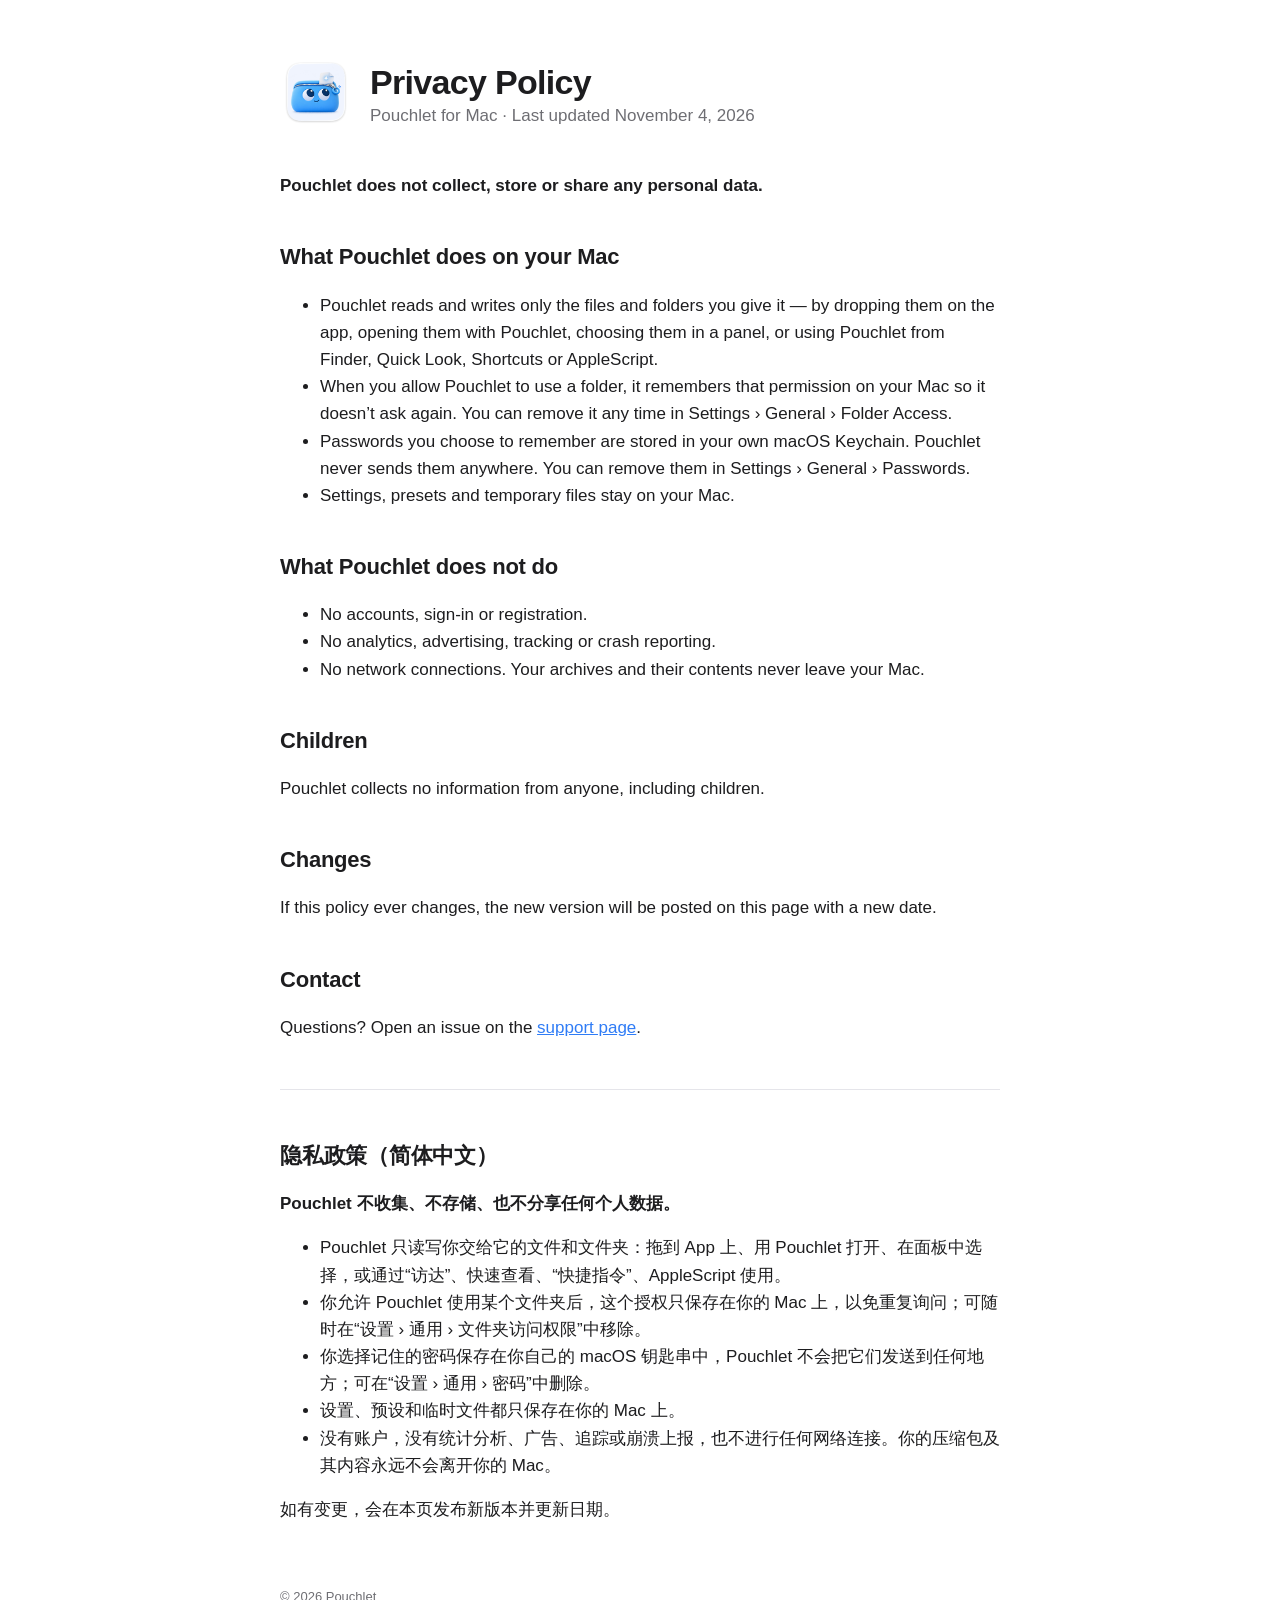
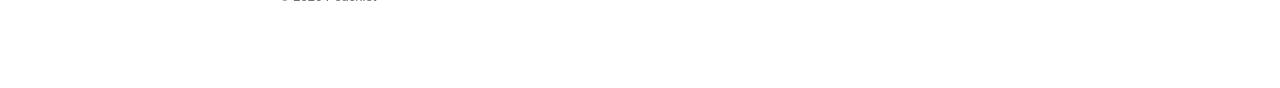
<file: privacy/index.html>
<!doctype html>
<html lang="en">
<head>
<meta charset="utf-8">
<meta name="viewport" content="width=device-width, initial-scale=1">
<title>Pouchlet Privacy Policy</title>
<link rel="icon" href="../icon.png">
<link rel="stylesheet" href="../style.css">
</head>
<body>
<main>
  <header>
    <a href="../"><img src="../icon.png" alt="Pouchlet app icon"></a>
    <div>
      <h1>Privacy Policy</h1>
      <div class="muted">Pouchlet for Mac · Last updated November 4, 2026</div>
    </div>
  </header>

  <p><strong>Pouchlet does not collect, store or share any personal data.</strong></p>

  <h2>What Pouchlet does on your Mac</h2>
  <ul>
    <li>Pouchlet reads and writes only the files and folders you give it — by dropping them on the app, opening them with Pouchlet, choosing them in a panel, or using Pouchlet from Finder, Quick Look, Shortcuts or AppleScript.</li>
    <li>When you allow Pouchlet to use a folder, it remembers that permission on your Mac so it doesn’t ask again. You can remove it any time in Settings › General › Folder Access.</li>
    <li>Passwords you choose to remember are stored in your own macOS Keychain. Pouchlet never sends them anywhere. You can remove them in Settings › General › Passwords.</li>
    <li>Settings, presets and temporary files stay on your Mac.</li>
  </ul>

  <h2>What Pouchlet does not do</h2>
  <ul>
    <li>No accounts, sign-in or registration.</li>
    <li>No analytics, advertising, tracking or crash reporting.</li>
    <li>No network connections. Your archives and their contents never leave your Mac.</li>
  </ul>

  <h2>Children</h2>
  <p>Pouchlet collects no information from anyone, including children.</p>

  <h2>Changes</h2>
  <p>If this policy ever changes, the new version will be posted on this page with a new date.</p>

  <h2>Contact</h2>
  <p>Questions? Open an issue on the <a href="../support/">support page</a>.</p>

  <section class="lang" lang="zh-Hans">
    <h2>隐私政策（简体中文）</h2>
    <p><strong>Pouchlet 不收集、不存储、也不分享任何个人数据。</strong></p>
    <ul>
      <li>Pouchlet 只读写你交给它的文件和文件夹：拖到 App 上、用 Pouchlet 打开、在面板中选择，或通过“访达”、快速查看、“快捷指令”、AppleScript 使用。</li>
      <li>你允许 Pouchlet 使用某个文件夹后，这个授权只保存在你的 Mac 上，以免重复询问；可随时在“设置 › 通用 › 文件夹访问权限”中移除。</li>
      <li>你选择记住的密码保存在你自己的 macOS 钥匙串中，Pouchlet 不会把它们发送到任何地方；可在“设置 › 通用 › 密码”中删除。</li>
      <li>设置、预设和临时文件都只保存在你的 Mac 上。</li>
      <li>没有账户，没有统计分析、广告、追踪或崩溃上报，也不进行任何网络连接。你的压缩包及其内容永远不会离开你的 Mac。</li>
    </ul>
    <p>如有变更，会在本页发布新版本并更新日期。</p>
  </section>

  <footer>© 2026 Pouchlet</footer>
</main>
</body>
</html>
</file>
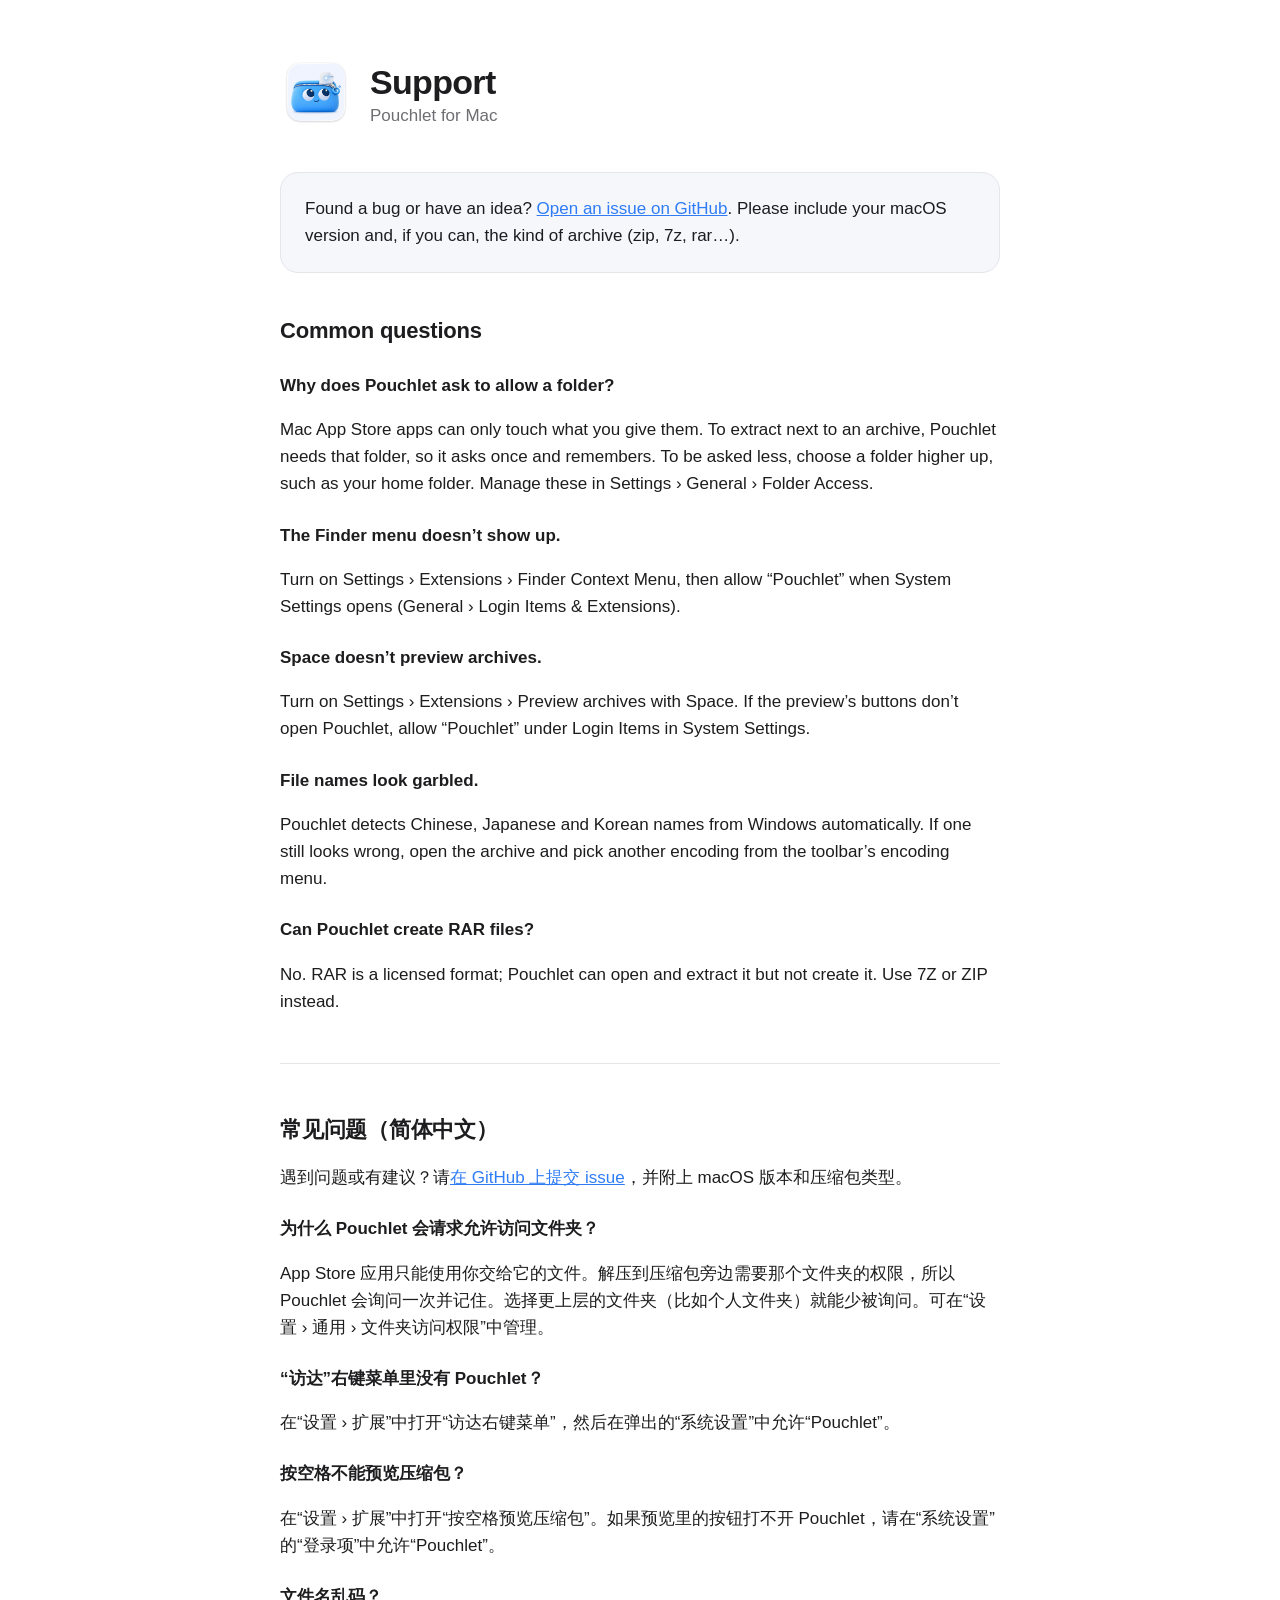
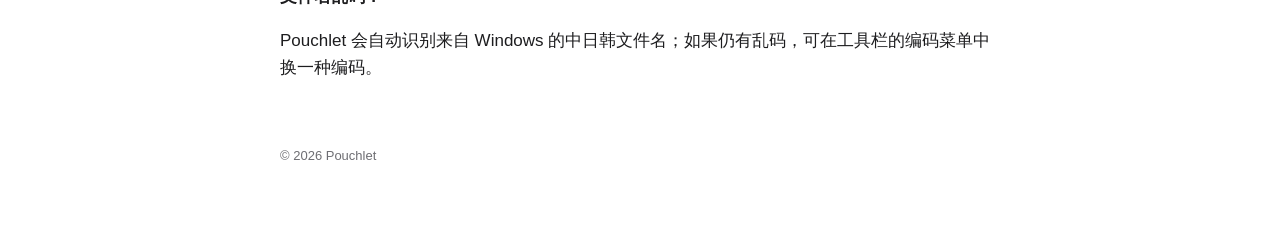
<file: support/index.html>
<!doctype html>
<html lang="en">
<head>
<meta charset="utf-8">
<meta name="viewport" content="width=device-width, initial-scale=1">
<title>Pouchlet Support</title>
<link rel="icon" href="../icon.png">
<link rel="stylesheet" href="../style.css">
</head>
<body>
<main>
  <header>
    <a href="../"><img src="../icon.png" alt="Pouchlet app icon"></a>
    <div>
      <h1>Support</h1>
      <div class="muted">Pouchlet for Mac</div>
    </div>
  </header>

  <div class="card">
    Found a bug or have an idea? <a href="https://github.com/6mmLIU/pouchlet/issues">Open an issue on GitHub</a>. Please include your macOS version and, if you can, the kind of archive (zip, 7z, rar…).
  </div>

  <h2>Common questions</h2>

  <h3>Why does Pouchlet ask to allow a folder?</h3>
  <p>Mac App Store apps can only touch what you give them. To extract next to an archive, Pouchlet needs that folder, so it asks once and remembers. To be asked less, choose a folder higher up, such as your home folder. Manage these in Settings › General › Folder Access.</p>

  <h3>The Finder menu doesn’t show up.</h3>
  <p>Turn on Settings › Extensions › Finder Context Menu, then allow “Pouchlet” when System Settings opens (General › Login Items &amp; Extensions).</p>

  <h3>Space doesn’t preview archives.</h3>
  <p>Turn on Settings › Extensions › Preview archives with Space. If the preview’s buttons don’t open Pouchlet, allow “Pouchlet” under Login Items in System Settings.</p>

  <h3>File names look garbled.</h3>
  <p>Pouchlet detects Chinese, Japanese and Korean names from Windows automatically. If one still looks wrong, open the archive and pick another encoding from the toolbar’s encoding menu.</p>

  <h3>Can Pouchlet create RAR files?</h3>
  <p>No. RAR is a licensed format; Pouchlet can open and extract it but not create it. Use 7Z or ZIP instead.</p>

  <section class="lang" lang="zh-Hans">
    <h2>常见问题（简体中文）</h2>
    <p>遇到问题或有建议？请<a href="https://github.com/6mmLIU/pouchlet/issues">在 GitHub 上提交 issue</a>，并附上 macOS 版本和压缩包类型。</p>
    <h3>为什么 Pouchlet 会请求允许访问文件夹？</h3>
    <p>App Store 应用只能使用你交给它的文件。解压到压缩包旁边需要那个文件夹的权限，所以 Pouchlet 会询问一次并记住。选择更上层的文件夹（比如个人文件夹）就能少被询问。可在“设置 › 通用 › 文件夹访问权限”中管理。</p>
    <h3>“访达”右键菜单里没有 Pouchlet？</h3>
    <p>在“设置 › 扩展”中打开“访达右键菜单”，然后在弹出的“系统设置”中允许“Pouchlet”。</p>
    <h3>按空格不能预览压缩包？</h3>
    <p>在“设置 › 扩展”中打开“按空格预览压缩包”。如果预览里的按钮打不开 Pouchlet，请在“系统设置”的“登录项”中允许“Pouchlet”。</p>
    <h3>文件名乱码？</h3>
    <p>Pouchlet 会自动识别来自 Windows 的中日韩文件名；如果仍有乱码，可在工具栏的编码菜单中换一种编码。</p>
  </section>

  <footer>© 2026 Pouchlet</footer>
</main>
</body>
</html>
</file>
<file: style.css>
:root {
  --bg: #ffffff;
  --text: #1d1d1f;
  --muted: #6e6e73;
  --line: #e5e5ea;
  --card: #f5f7fb;
  --accent: #2f7cf6;
}
@media (prefers-color-scheme: dark) {
  :root:not([data-theme="light"]) {
    --bg: #111114;
    --text: #f5f5f7;
    --muted: #a1a1a6;
    --line: #2c2c31;
    --card: #1b1c21;
    --accent: #5a9bff;
  }
}
* { box-sizing: border-box; }
body {
  margin: 0;
  background: var(--bg);
  color: var(--text);
  font: 17px/1.6 -apple-system, BlinkMacSystemFont, "SF Pro Text", "PingFang SC", "Hiragino Sans", "Helvetica Neue", sans-serif;
  -webkit-font-smoothing: antialiased;
}
main { max-width: 760px; margin: 0 auto; padding: 56px 20px 80px; }
header { display: flex; align-items: center; gap: 18px; margin-bottom: 36px; }
header img { width: 72px; height: 72px; }
header a { color: inherit; text-decoration: none; }
h1 { font-size: 34px; line-height: 1.15; margin: 0; letter-spacing: -0.02em; }
h2 { font-size: 22px; margin: 40px 0 10px; letter-spacing: -0.01em; }
h3 { font-size: 17px; margin: 24px 0 6px; }
p, li { color: var(--text); }
.muted { color: var(--muted); }
a { color: var(--accent); }
.card { background: var(--card); border: 1px solid var(--line); border-radius: 18px; padding: 22px 24px; margin: 18px 0; }
.lang { border-top: 1px solid var(--line); margin-top: 48px; padding-top: 8px; }
nav { display: flex; gap: 18px; flex-wrap: wrap; font-size: 15px; margin-top: 6px; }
footer { margin-top: 64px; font-size: 13px; color: var(--muted); }
code { font: 14px ui-monospace, "SF Mono", Menlo, monospace; background: var(--card); padding: 1px 5px; border-radius: 5px; }
</file>
